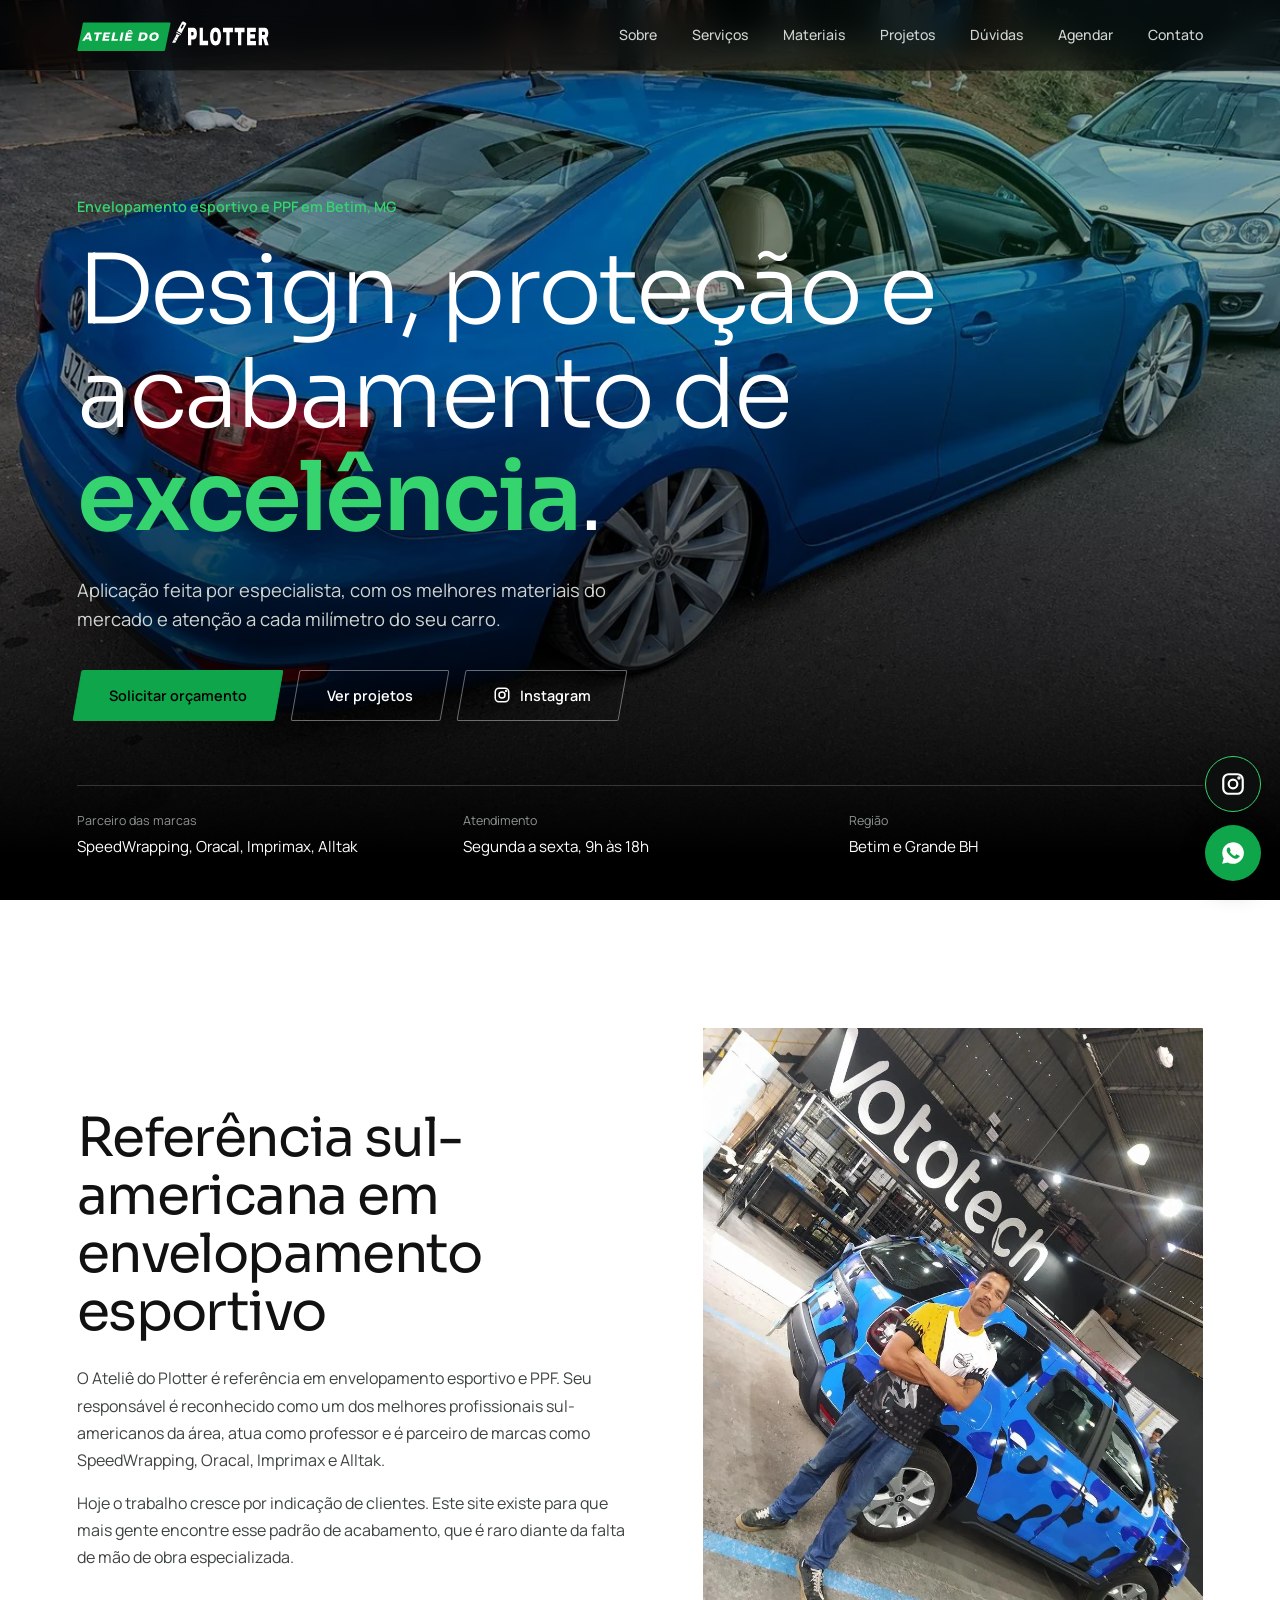
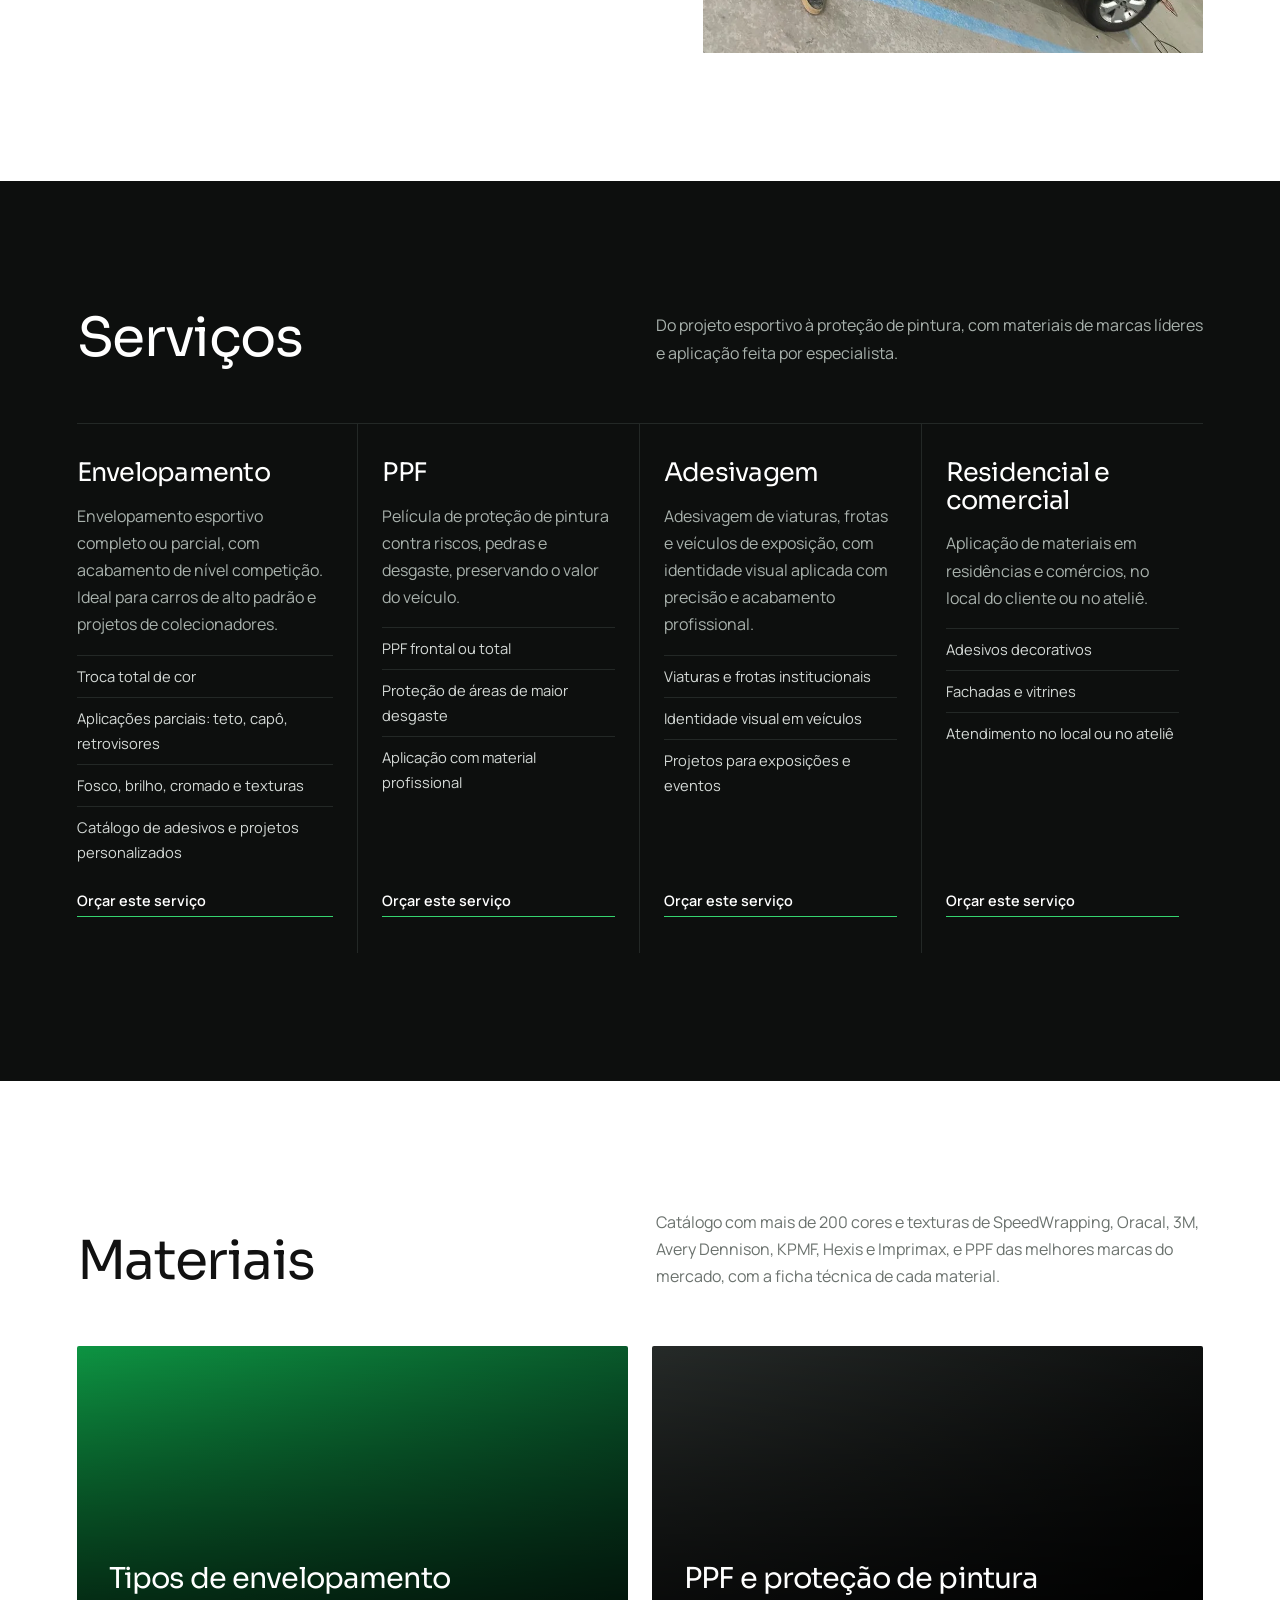
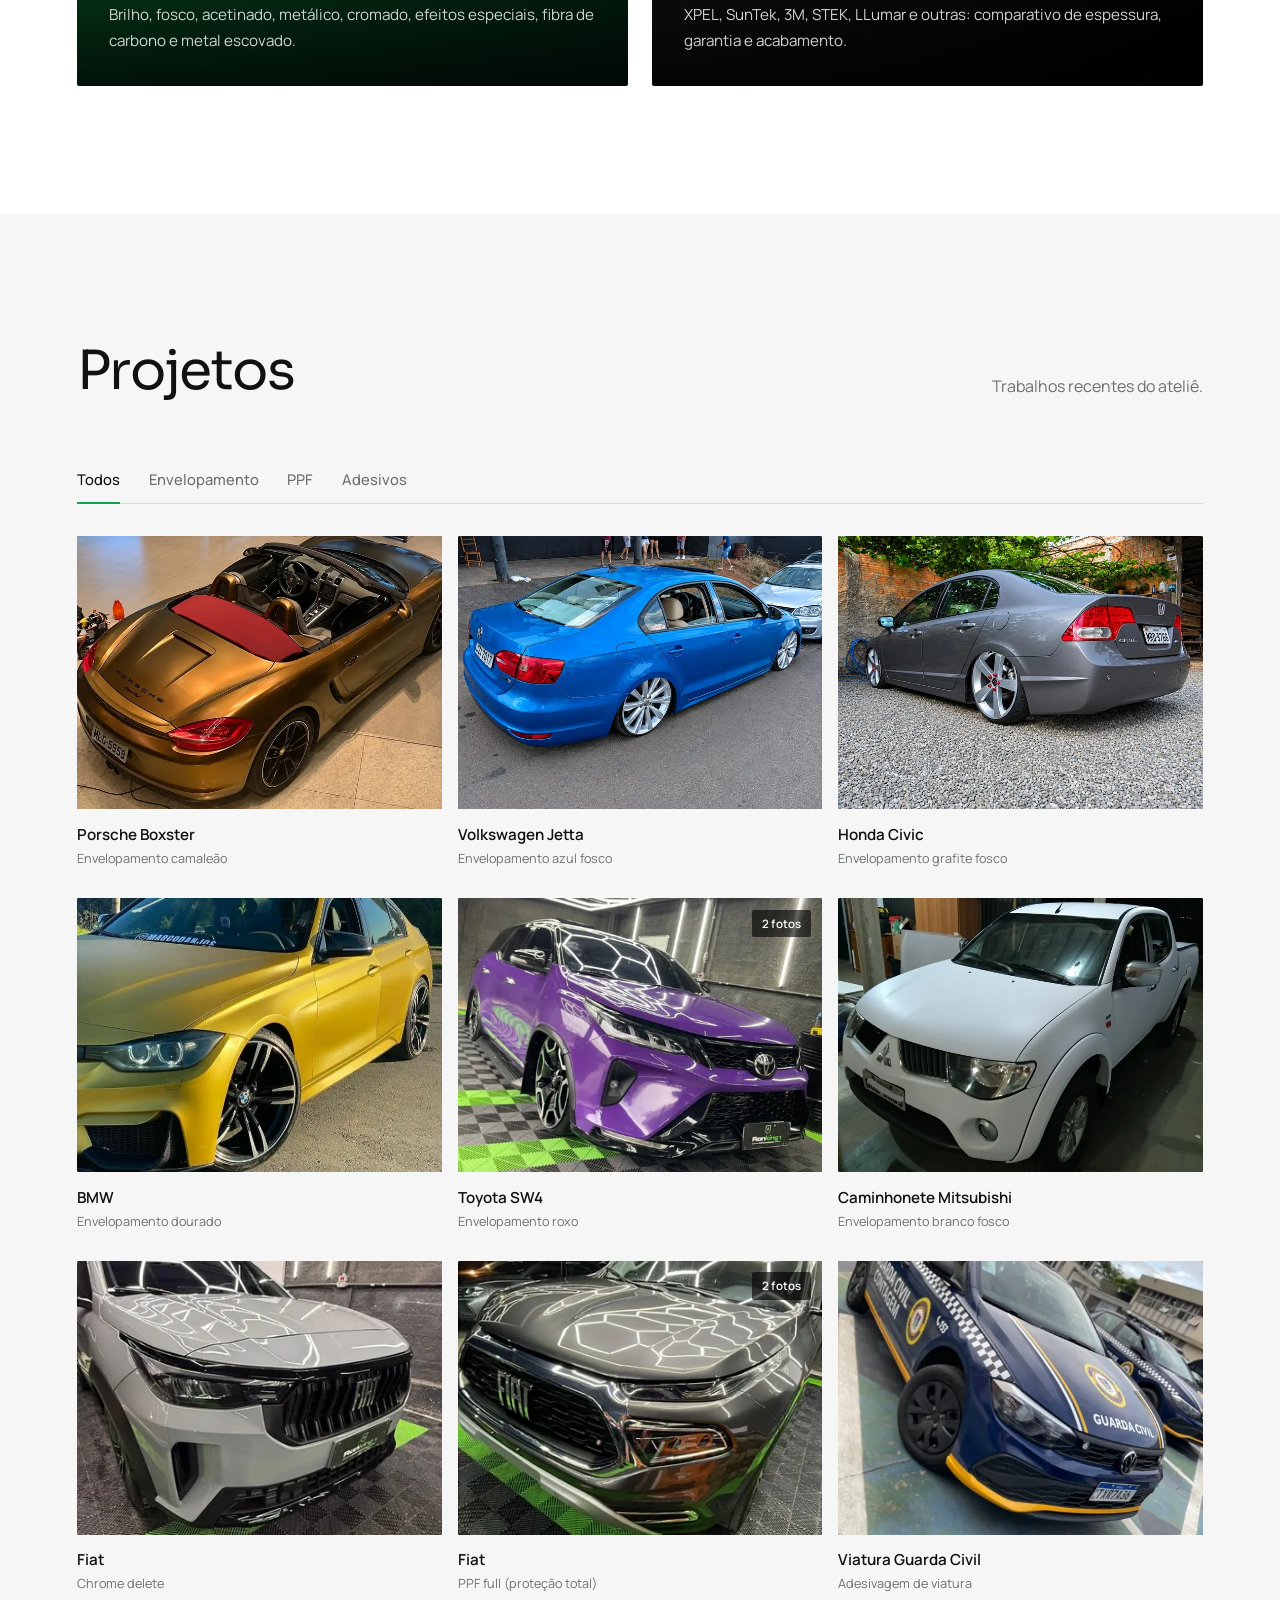
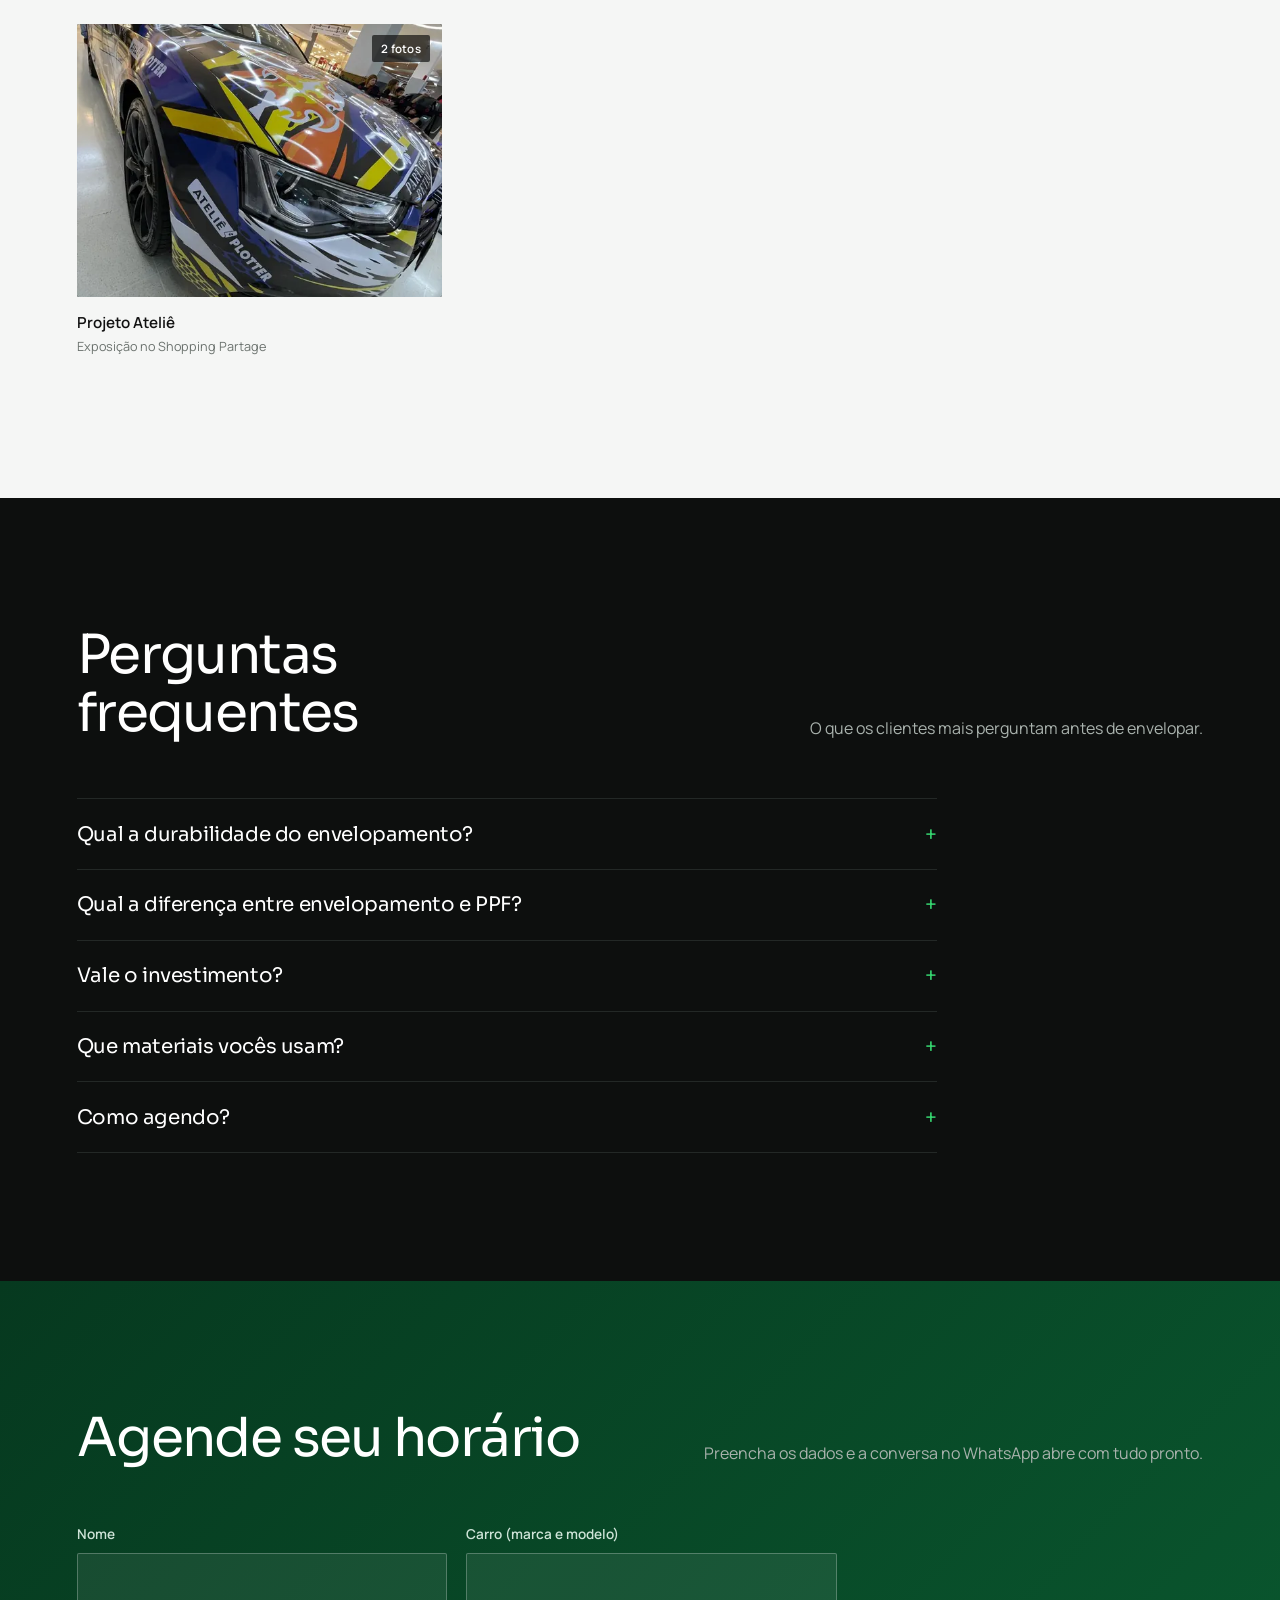
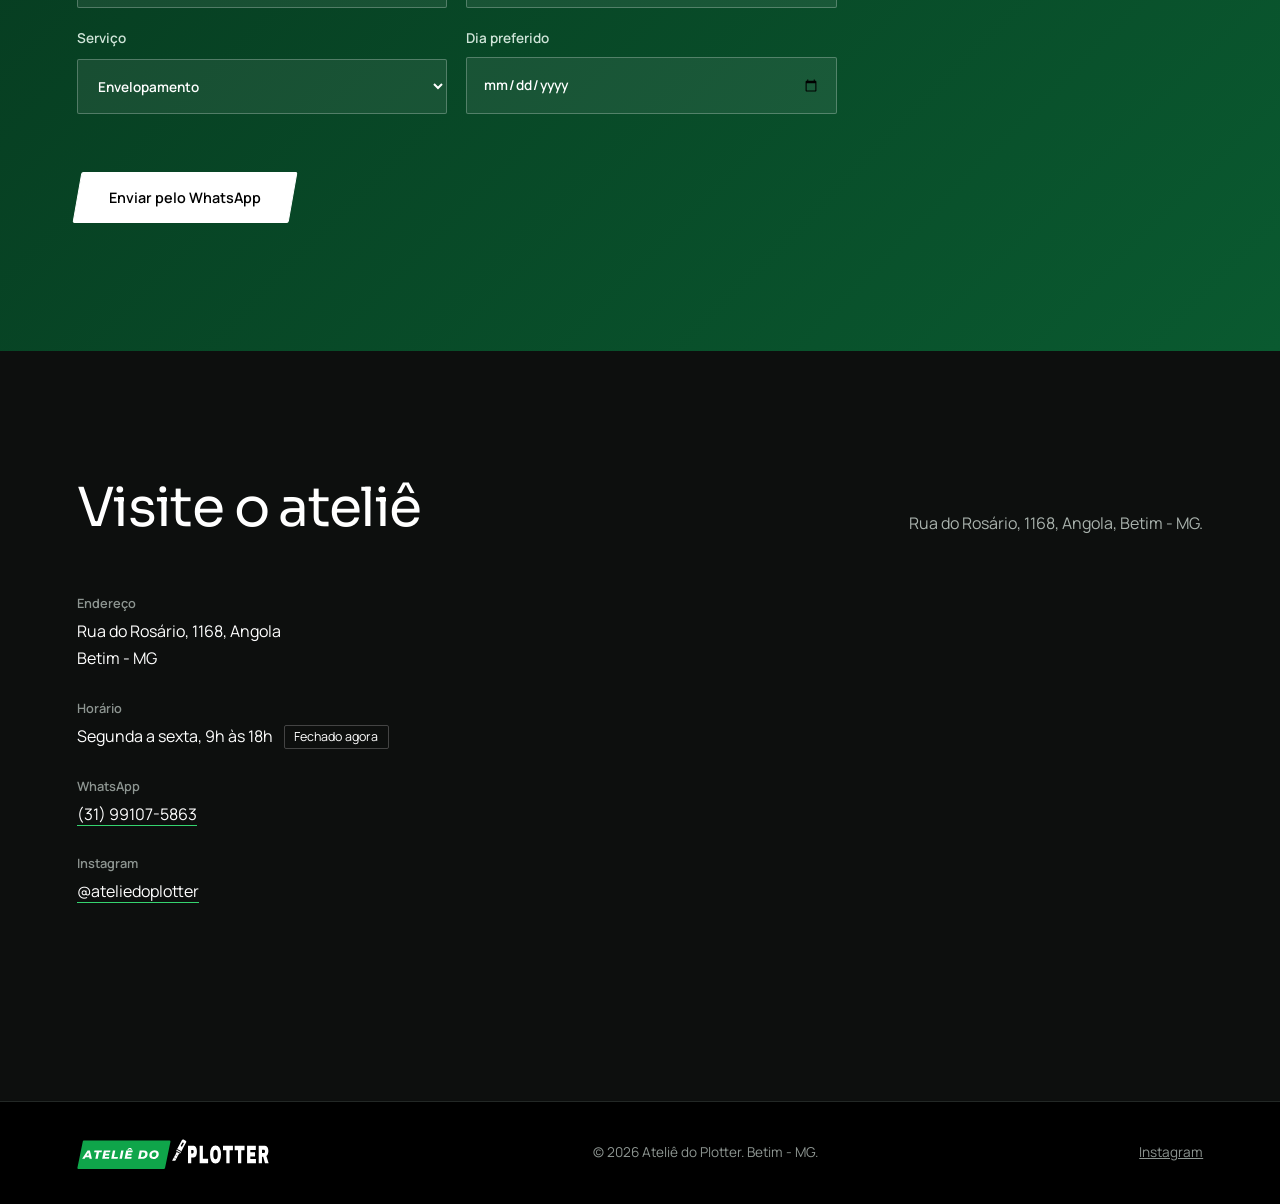
<file: index.html>
<!DOCTYPE html>
<html lang="pt-BR">
<head>
  <meta charset="UTF-8">
  <meta name="viewport" content="width=device-width, initial-scale=1">
  <title>Ateliê do Plotter | Envelopamento e PPF em Betim - MG</title>
  <meta name="description" content="Envelopamento esportivo, PPF e aplicação de adesivos em Betim. Orçamento e agendamento pelo WhatsApp.">

  <!-- Ícones e cor do navegador (logo da marca) -->
  <link rel="icon" href="favicon.ico" sizes="48x48">
  <link rel="icon" href="assets/img/logo/favicon.svg" type="image/svg+xml">
  <link rel="apple-touch-icon" href="assets/img/logo/apple-touch-icon.png">
  <meta name="theme-color" content="#0d0f0e">

  <!-- Fontes -->
  <link rel="preconnect" href="https://fonts.googleapis.com">
  <link href="https://fonts.googleapis.com/css2?family=Sora:wght@300;400;600&family=Manrope:wght@400;500;600&display=swap" rel="stylesheet">

  <!-- Estilos -->
  <link rel="stylesheet" href="assets/css/style.css">
</head>

<body>

  <!-- ====================== MENU DE NAVEGAÇÃO ====================== -->
  <header class="topo">
    <a href="#inicio" class="logo" aria-label="Ateliê do Plotter, voltar ao início">
      <img src="assets/img/logo/logo-branca.svg" alt="Ateliê do Plotter" width="1430" height="280">
    </a>

    <button class="menu-btn" id="menuBtn" aria-expanded="false" aria-controls="menu" aria-label="Abrir menu">
      <span></span><span></span><span></span>
    </button>

    <nav id="menu" class="menu">
      <a href="#sobre">Sobre</a>
      <a href="#servicos">Serviços</a>
      <a href="pages/materiais.html">Materiais</a>
      <a href="#galeria">Projetos</a>
      <a href="#duvidas">Dúvidas</a>
      <a href="#agendar">Agendar</a>
      <a href="#contato">Contato</a>
    </nav>
  </header>


  <main>

    <!-- ====================== 1. PÁGINA INICIAL ====================== -->
    <section class="hero" id="inicio">
      <!-- FOTO DE CAPA: coloque assets/img/hero/hero.webp (carro envelopado, horizontal) -->
      <img class="hero-img" src="assets/img/hero/hero.webp" alt="" fetchpriority="high" decoding="async" onerror="this.remove()">

      <div class="hero-conteudo">
        <p class="hero-sub">Envelopamento esportivo e PPF em Betim, MG</p>
        <h1>Design, proteção e acabamento de <b>excelência</b>.</h1>
        <p class="hero-texto">Aplicação feita por especialista, com os melhores materiais do mercado e atenção a cada milímetro do seu carro.</p>

        <div class="acoes">
          <a class="btn" data-wa="Olá! Vim pelo site e gostaria de um orçamento.">Solicitar orçamento</a>
          <a class="btn btn-ghost" href="#galeria">Ver projetos</a>
          <a class="btn btn-ghost btn-ig" href="https://www.instagram.com/ateliedoplotter/" target="_blank" rel="noopener"><svg viewBox="0 0 24 24" width="18" height="18" fill="none" stroke="currentColor" stroke-width="2" stroke-linecap="round" stroke-linejoin="round" aria-hidden="true"><rect x="3" y="3" width="18" height="18" rx="5"/><circle cx="12" cy="12" r="4"/><circle cx="17.5" cy="6.5" r=".6" fill="currentColor"/></svg> Instagram</a>
        </div>
      </div>

      <dl class="hero-dados">
        <div><dt>Parceiro das marcas</dt><dd>SpeedWrapping, Oracal, Imprimax, Alltak</dd></div>
        <div><dt>Atendimento</dt><dd>Segunda a sexta, 9h às 18h</dd></div>
        <div><dt>Região</dt><dd>Betim e Grande BH</dd></div>
      </dl>
    </section>


    <!-- ====================== 2. APRESENTAÇÃO DA EMPRESA ====================== -->
    <section id="sobre" class="bloco claro">
      <div class="sobre">
        <div>
          <h2>Referência sul-americana em envelopamento esportivo</h2>
          <p>O Ateliê do Plotter é referência em envelopamento esportivo e PPF. Seu responsável é reconhecido como um dos melhores profissionais sul-americanos da área, atua como professor e é parceiro de marcas como SpeedWrapping, Oracal, Imprimax e Alltak.</p>
          <p>Hoje o trabalho cresce por indicação de clientes. Este site existe para que mais gente encontre esse padrão de acabamento, que é raro diante da falta de mão de obra especializada.</p>
        </div>

        <!-- FOTO do profissional: assets/img/atelie/foto-pessoal.webp -->
        <div class="foto-slot foto-sobre" data-slot="Foto do profissional ou do ateliê">
          <img src="assets/img/atelie/foto-pessoal.webp"
               alt="Responsável pelo Ateliê do Plotter, de braços cruzados, ao lado de um SUV envelopado em camuflado azul"
               loading="lazy">
        </div>
      </div>
    </section>


    <!-- ====================== 3. SERVIÇOS ====================== -->
    <section id="servicos" class="bloco escuro">
      <div class="cab">
        <h2>Serviços</h2>
        <p>Do projeto esportivo à proteção de pintura, com materiais de marcas líderes e aplicação feita por especialista.</p>
      </div>

      <!-- Cartões gerados por assets/js/home.js a partir de assets/js/data/dados.js -->
      <div class="servicos" id="servicosGrade"></div>
    </section>


    <!-- ====================== MATERIAIS (chamada para a página própria) ====================== -->
    <section id="materiais" class="bloco claro">
      <div class="cab">
        <h2>Materiais</h2>
        <p>Catálogo com mais de 200 cores e texturas de SpeedWrapping, Oracal, 3M, Avery Dennison, KPMF, Hexis e Imprimax, e PPF das melhores marcas do mercado, com a ficha técnica de cada material.</p>
      </div>

      <div class="chamadas">
        <a class="chamada" href="pages/materiais.html#envelopamento"
           style="--bg:linear-gradient(135deg,#0FA54A,#06391f)">
          <h3>Tipos de envelopamento</h3>
          <p>Brilho, fosco, acetinado, metálico, cromado, efeitos especiais, fibra de carbono e metal escovado.</p>
        </a>

        <a class="chamada" href="pages/materiais.html#ppf"
           style="--bg:linear-gradient(135deg,#2a2f2d,#000)">
          <h3>PPF e proteção de pintura</h3>
          <p>XPEL, SunTek, 3M, STEK, LLumar e outras: comparativo de espessura, garantia e acabamento.</p>
        </a>
      </div>
    </section>


    <!-- ====================== 4. GALERIA / CATÁLOGO DE PROJETOS ====================== -->
    <section id="galeria" class="bloco claro">
      <div class="cab">
        <h2>Projetos</h2>
        <p>Trabalhos recentes do ateliê.</p>
      </div>

      <div class="filtros" id="filtros" role="group" aria-label="Filtrar projetos por categoria">
        <button class="ativa" aria-pressed="true" data-filtro="todos">Todos</button>
        <button aria-pressed="false" data-filtro="envelopamento">Envelopamento</button>
        <button aria-pressed="false" data-filtro="ppf">PPF</button>
        <button aria-pressed="false" data-filtro="colecionador">Colecionador</button>
        <button aria-pressed="false" data-filtro="adesivos">Adesivos</button>
      </div>

      <!-- Fotos dos projetos: edite a lista "projetos" em assets/js/data/dados.js -->
      <div class="grade" id="grade"></div>
    </section>


    <!-- ====================== PERGUNTAS FREQUENTES ====================== -->
    <section id="duvidas" class="bloco escuro">
      <div class="cab">
        <h2>Perguntas frequentes</h2>
        <p>O que os clientes mais perguntam antes de envelopar.</p>
      </div>

      <div class="faq" id="faq"></div>
    </section>


    <!-- ====================== AGENDAMENTO VIA WHATSAPP ====================== -->
    <section id="agendar" class="bloco verde">
      <div class="cab">
        <h2>Agende seu horário</h2>
        <p>Preencha os dados e a conversa no WhatsApp abre com tudo pronto.</p>
      </div>

      <form id="formAgenda" class="form" novalidate>
        <label>Nome
          <input id="fNome" required autocomplete="name">
        </label>

        <label>Carro (marca e modelo)
          <input id="fCarro" required>
        </label>

        <label>Serviço
          <select id="fServico">
            <option>Envelopamento</option>
            <option>PPF</option>
            <option>Adesivagem</option>
            <option>Residencial ou comercial</option>
            <option>Ainda não sei</option>
          </select>
        </label>

        <label>Dia preferido
          <input type="date" id="fData">
        </label>

        <p class="erro" id="fErro" role="alert"></p>
        <button class="btn" type="submit">Enviar pelo WhatsApp</button>
      </form>
    </section>


    <!-- ====================== 5 e 6. CONTATO E LOCALIZAÇÃO ====================== -->
    <section id="contato" class="bloco escuro">
      <div class="cab">
        <h2>Visite o ateliê</h2>
        <p>Rua do Rosário, 1168, Angola, Betim - MG.</p>
      </div>

      <div class="contato">
        <address>
          <p><b>Endereço</b>Rua do Rosário, 1168, Angola<br>Betim - MG</p>
          <p><b>Horário</b>Segunda a sexta, 9h às 18h <span class="status" id="status"></span></p>
          <p><b>WhatsApp</b><a data-wa="Olá! Vim pelo site.">(31) 99107-5863</a></p>
          <p><b>Instagram</b><a href="https://www.instagram.com/ateliedoplotter?evlk=MXQ3NnplYm5meGZ0cQ==" target="_blank" rel="noopener">@ateliedoplotter</a></p>
        </address>

        <iframe title="Mapa do Ateliê do Plotter" loading="lazy" referrerpolicy="no-referrer-when-downgrade"
                src="https://www.google.com/maps?q=Rua+do+Ros%C3%A1rio,+1168,+Angola,+Betim+-+MG&output=embed"></iframe>
      </div>
    </section>

  </main>


  <!-- ====================== RODAPÉ ====================== -->
  <footer class="rodape">
    <img class="logo-rodape" src="assets/img/logo/logo-branca.svg" alt="Ateliê do Plotter" width="1430" height="280" loading="lazy">
    <span>© <span id="ano"></span> Ateliê do Plotter. Betim - MG.</span>
    <a href="https://www.instagram.com/ateliedoplotter?evlk=MXQ3NnplYm5meGZ0cQ==" target="_blank" rel="noopener">Instagram</a>
  </footer>


  <!-- Visualização ampliada das fotos dos projetos (controlada por home.js) -->
  <dialog id="lightbox" class="lightbox" aria-label="Fotos do projeto">
    <button class="lb-fechar" type="button" aria-label="Fechar">
      <svg viewBox="0 0 24 24" width="22" height="22" fill="none" stroke="currentColor" stroke-width="2" stroke-linecap="round" aria-hidden="true"><path d="M5 5l14 14M19 5L5 19"/></svg>
    </button>
    <button class="lb-nav lb-ant" type="button" aria-label="Foto anterior">
      <svg viewBox="0 0 24 24" width="26" height="26" fill="none" stroke="currentColor" stroke-width="2" stroke-linecap="round" stroke-linejoin="round" aria-hidden="true"><path d="M15 5l-7 7 7 7"/></svg>
    </button>
    <figure>
      <img id="lbImg" alt="">
      <figcaption><span id="lbLegenda"></span><span id="lbContador"></span></figcaption>
    </figure>
    <button class="lb-nav lb-prox" type="button" aria-label="Próxima foto">
      <svg viewBox="0 0 24 24" width="26" height="26" fill="none" stroke="currentColor" stroke-width="2" stroke-linecap="round" stroke-linejoin="round" aria-hidden="true"><path d="M9 5l7 7-7 7"/></svg>
    </button>
  </dialog>


  <!-- Botão flutuante do Instagram (fica acima do WhatsApp) -->
  <a class="ig-flutuante" href="https://www.instagram.com/ateliedoplotter/" target="_blank" rel="noopener" aria-label="Abrir o Instagram do Ateliê do Plotter">
    <svg viewBox="0 0 24 24" width="26" height="26" fill="none" stroke="currentColor" stroke-width="2" stroke-linecap="round" stroke-linejoin="round" aria-hidden="true"><rect x="3" y="3" width="18" height="18" rx="5"/><circle cx="12" cy="12" r="4"/><circle cx="17.5" cy="6.5" r=".6" fill="currentColor"/></svg>
  </a>

  <!-- Botão flutuante de WhatsApp -->
  <a class="wa-flutuante" data-origem="botao-flutuante" data-wa="Olá! Vim pelo site e gostaria de um orçamento." aria-label="Falar no WhatsApp">
    <svg viewBox="0 0 24 24" width="26" height="26" fill="currentColor" aria-hidden="true">
      <path d="M12 2a10 10 0 0 0-8.6 15L2 22l5.1-1.3A10 10 0 1 0 12 2zm5.2 14c-.2.6-1.3 1.2-1.8 1.2-.5.1-1 .2-3.3-.7-2.8-1.200-4.600-4-4.800-4.200-.1-.2-1.100-1.500-1.100-2.800s.7-2 1-2.300c.2-.3.500-.3.700-.3h.5c.2 0 .4 0 .6.500l.8 2c.1.2.1.300 0 .5l-.4.500c-.2.200-.3.300-.1.600.2.300.8 1.300 1.700 2.100 1.200 1 2.100 1.300 2.400 1.500.3.100.5.100.6-.1l.9-1.100c.2-.3.4-.2.7-.1l1.900.9c.3.100.5.200.5.300.1.300.1.800-.1 1.400z"/>
    </svg>
  </a>


  <!-- Scripts (a ordem importa: main -> dados -> home) -->
  <script src="assets/js/main.js"></script>
  <script src="assets/js/data/dados.js"></script>
  <script src="assets/js/home.js"></script>
</body>
</html>
</file>
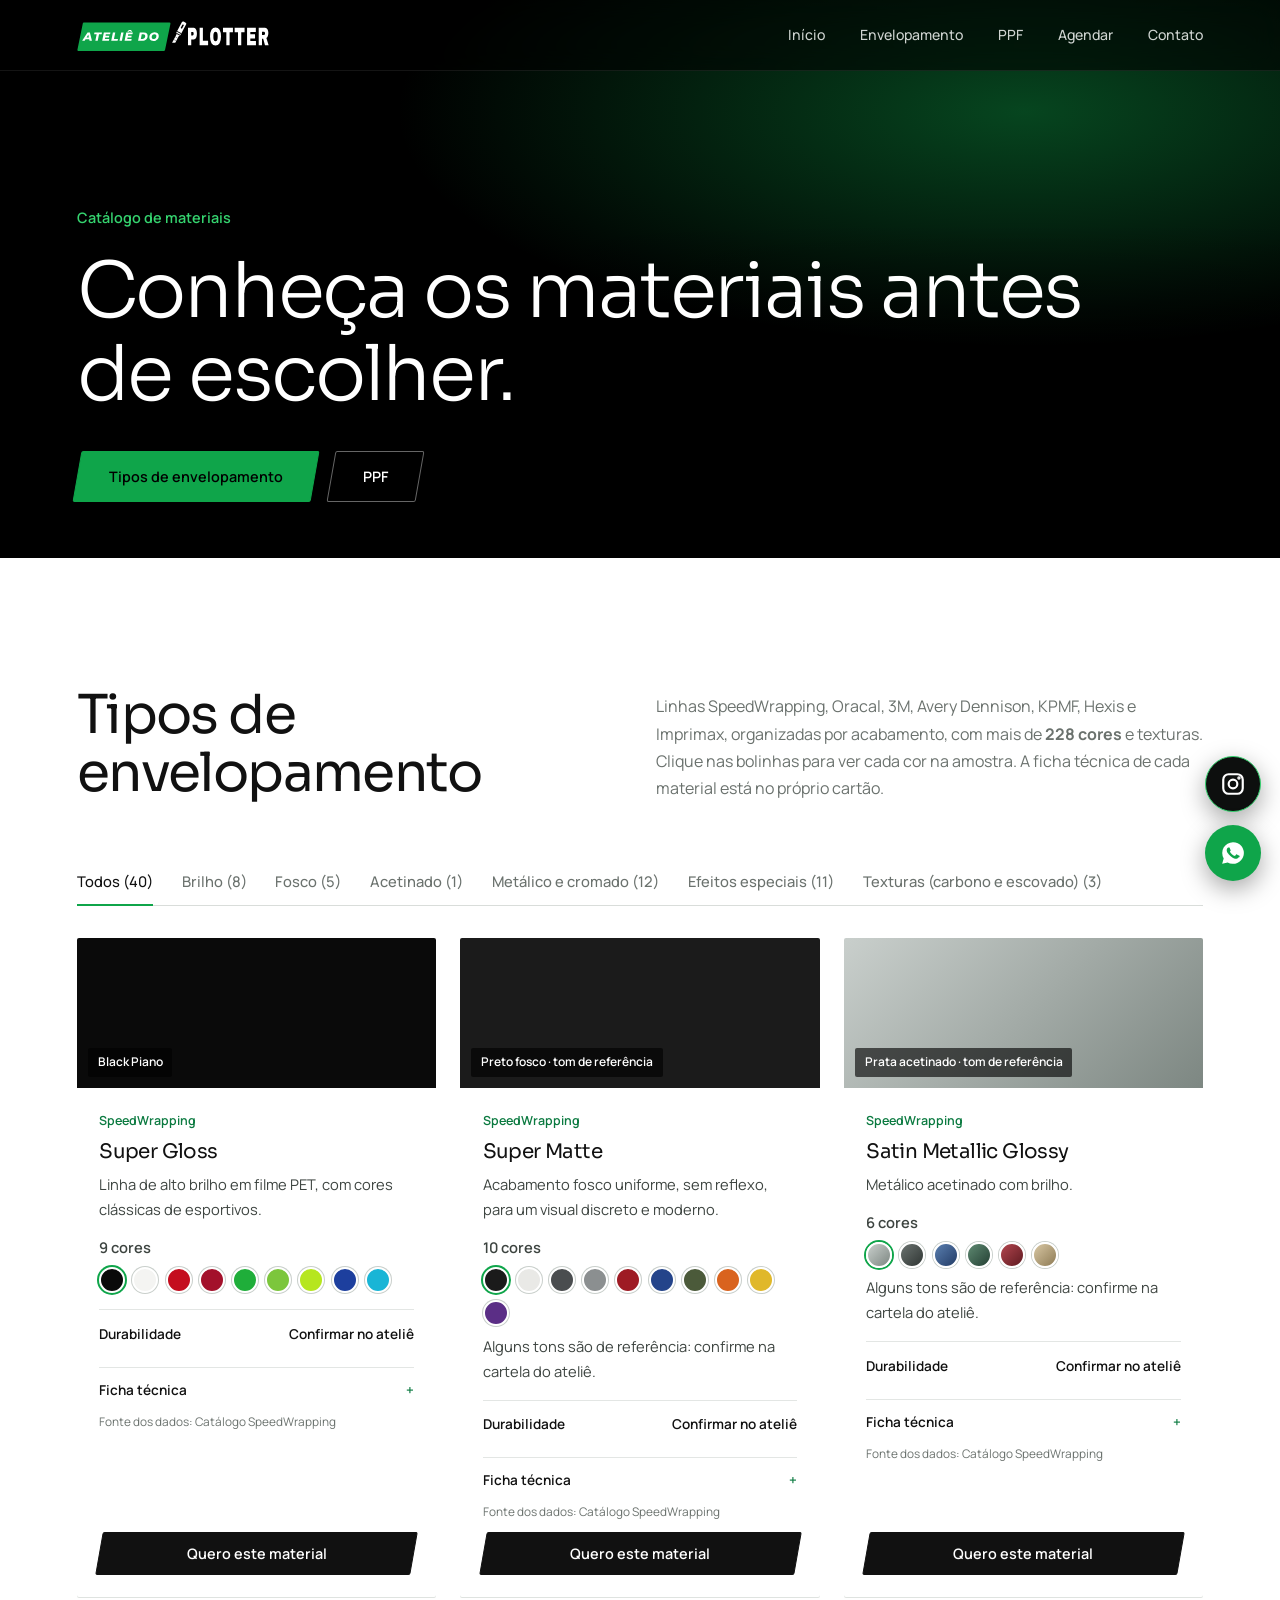
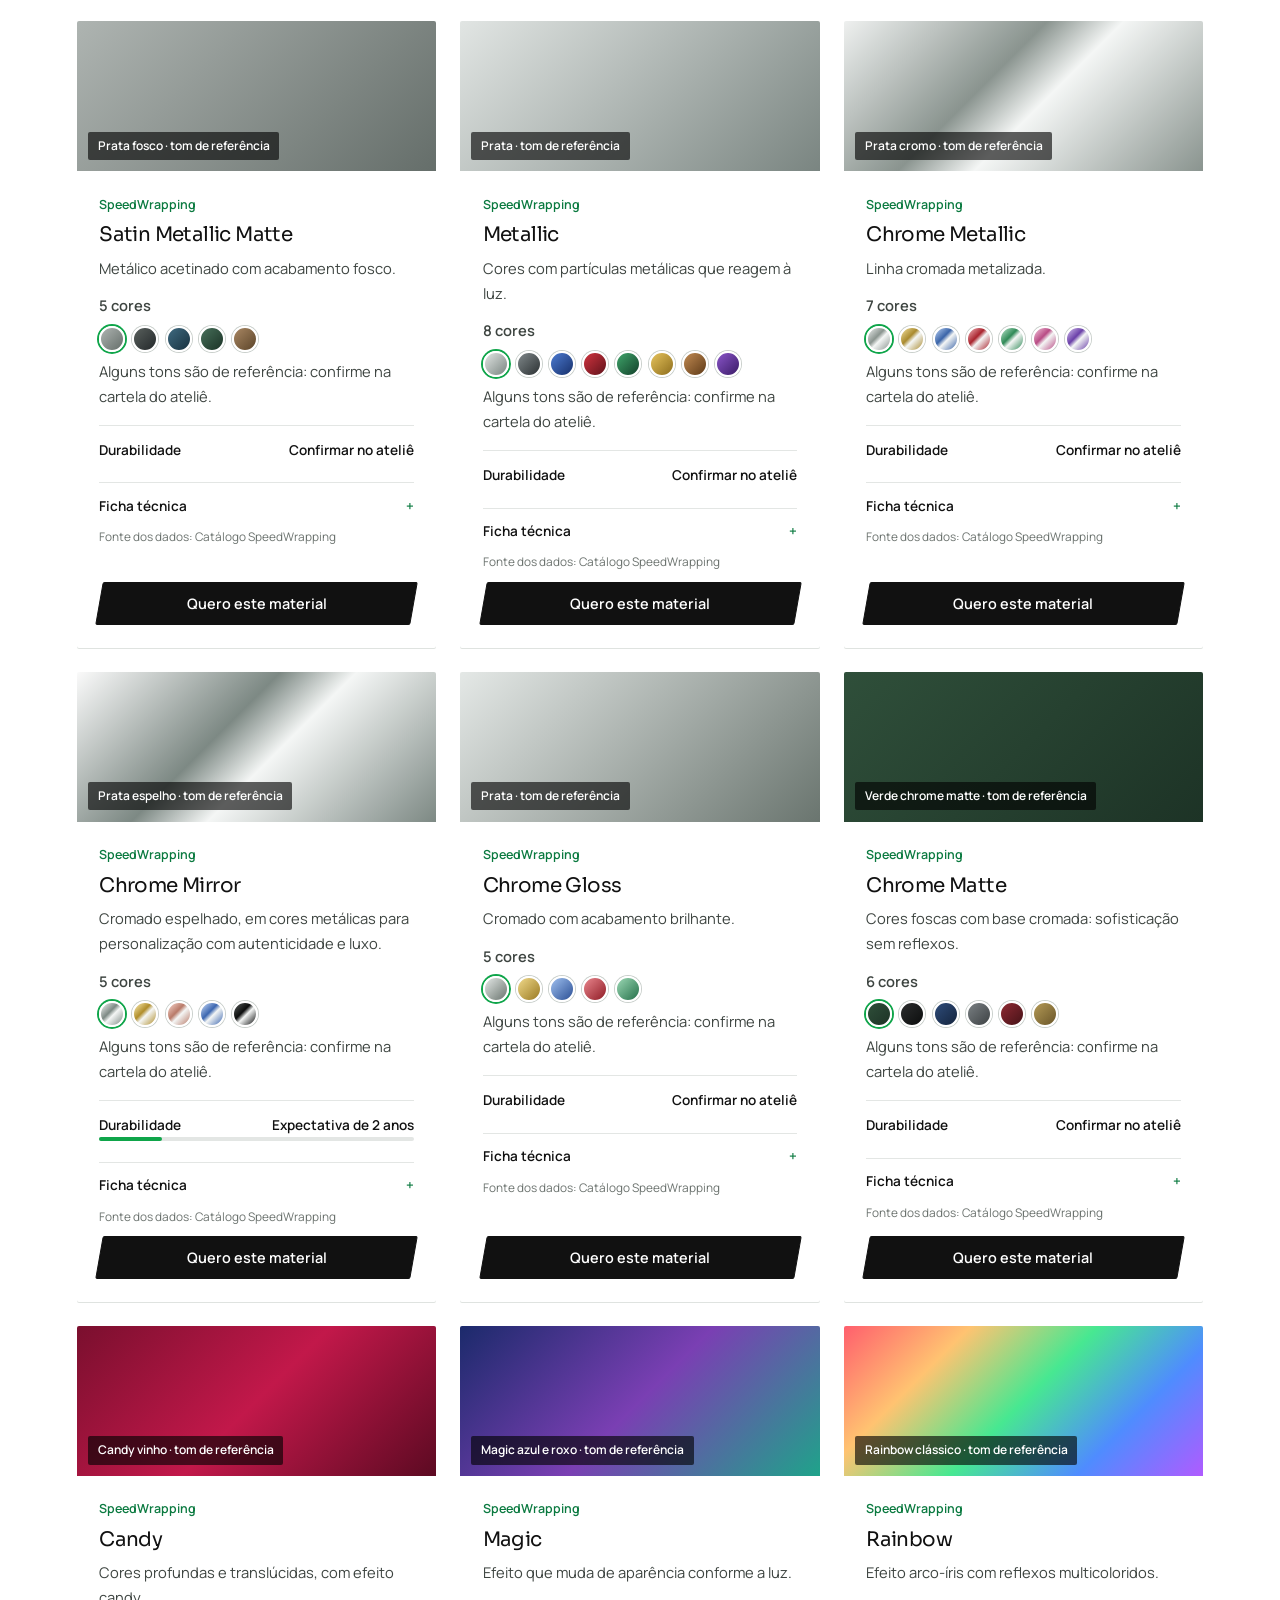
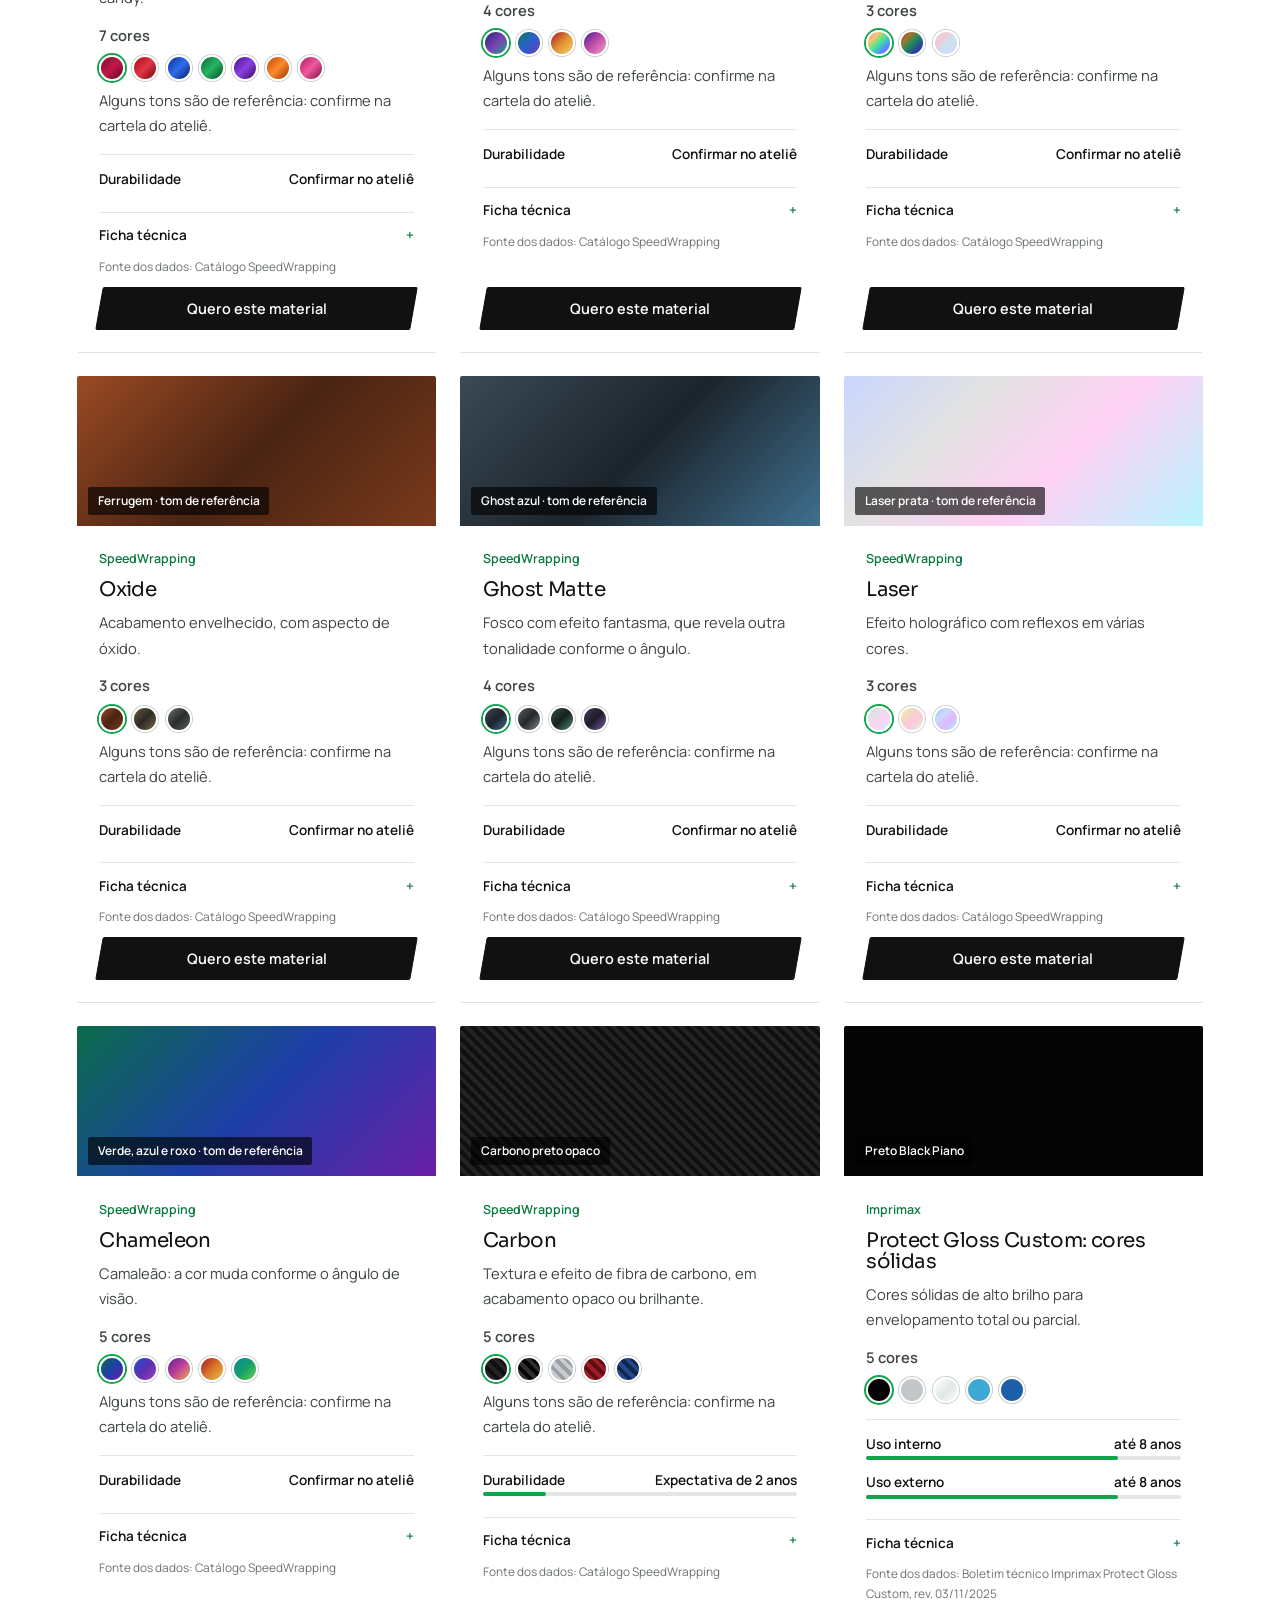
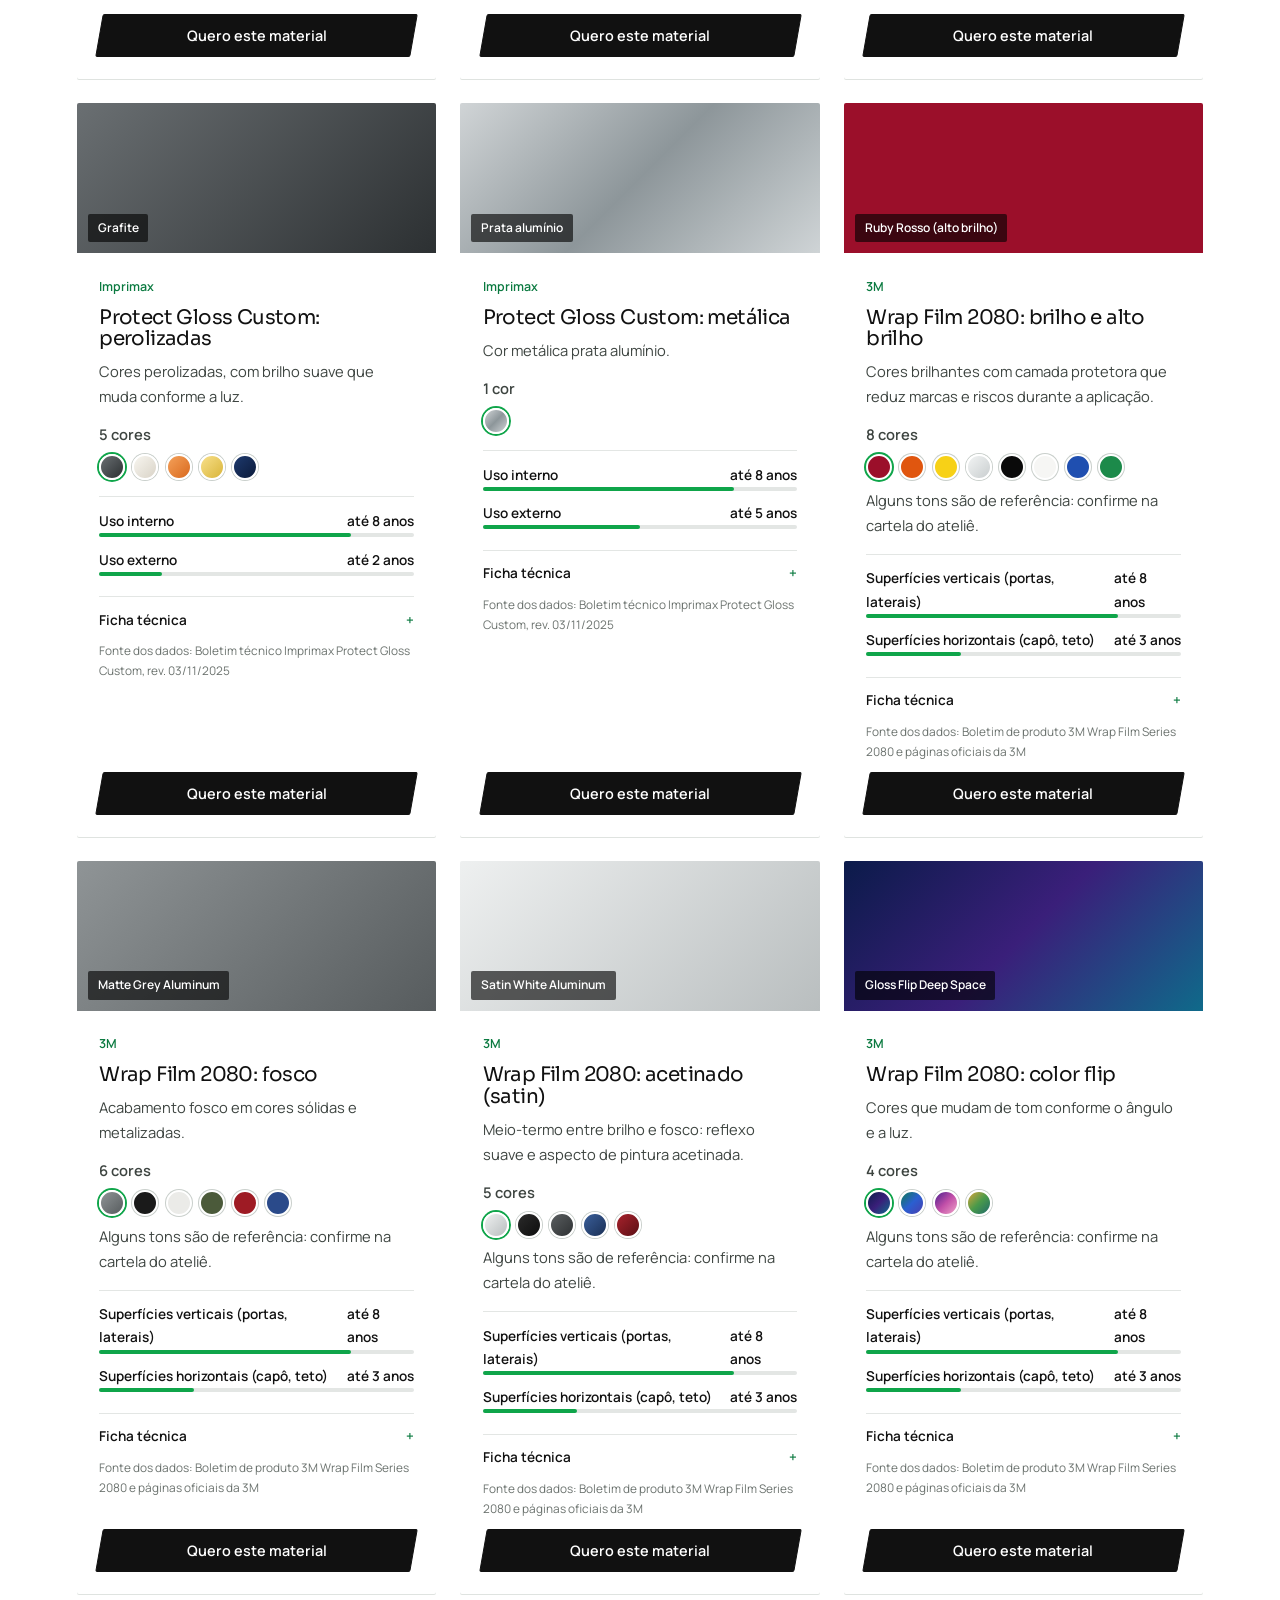
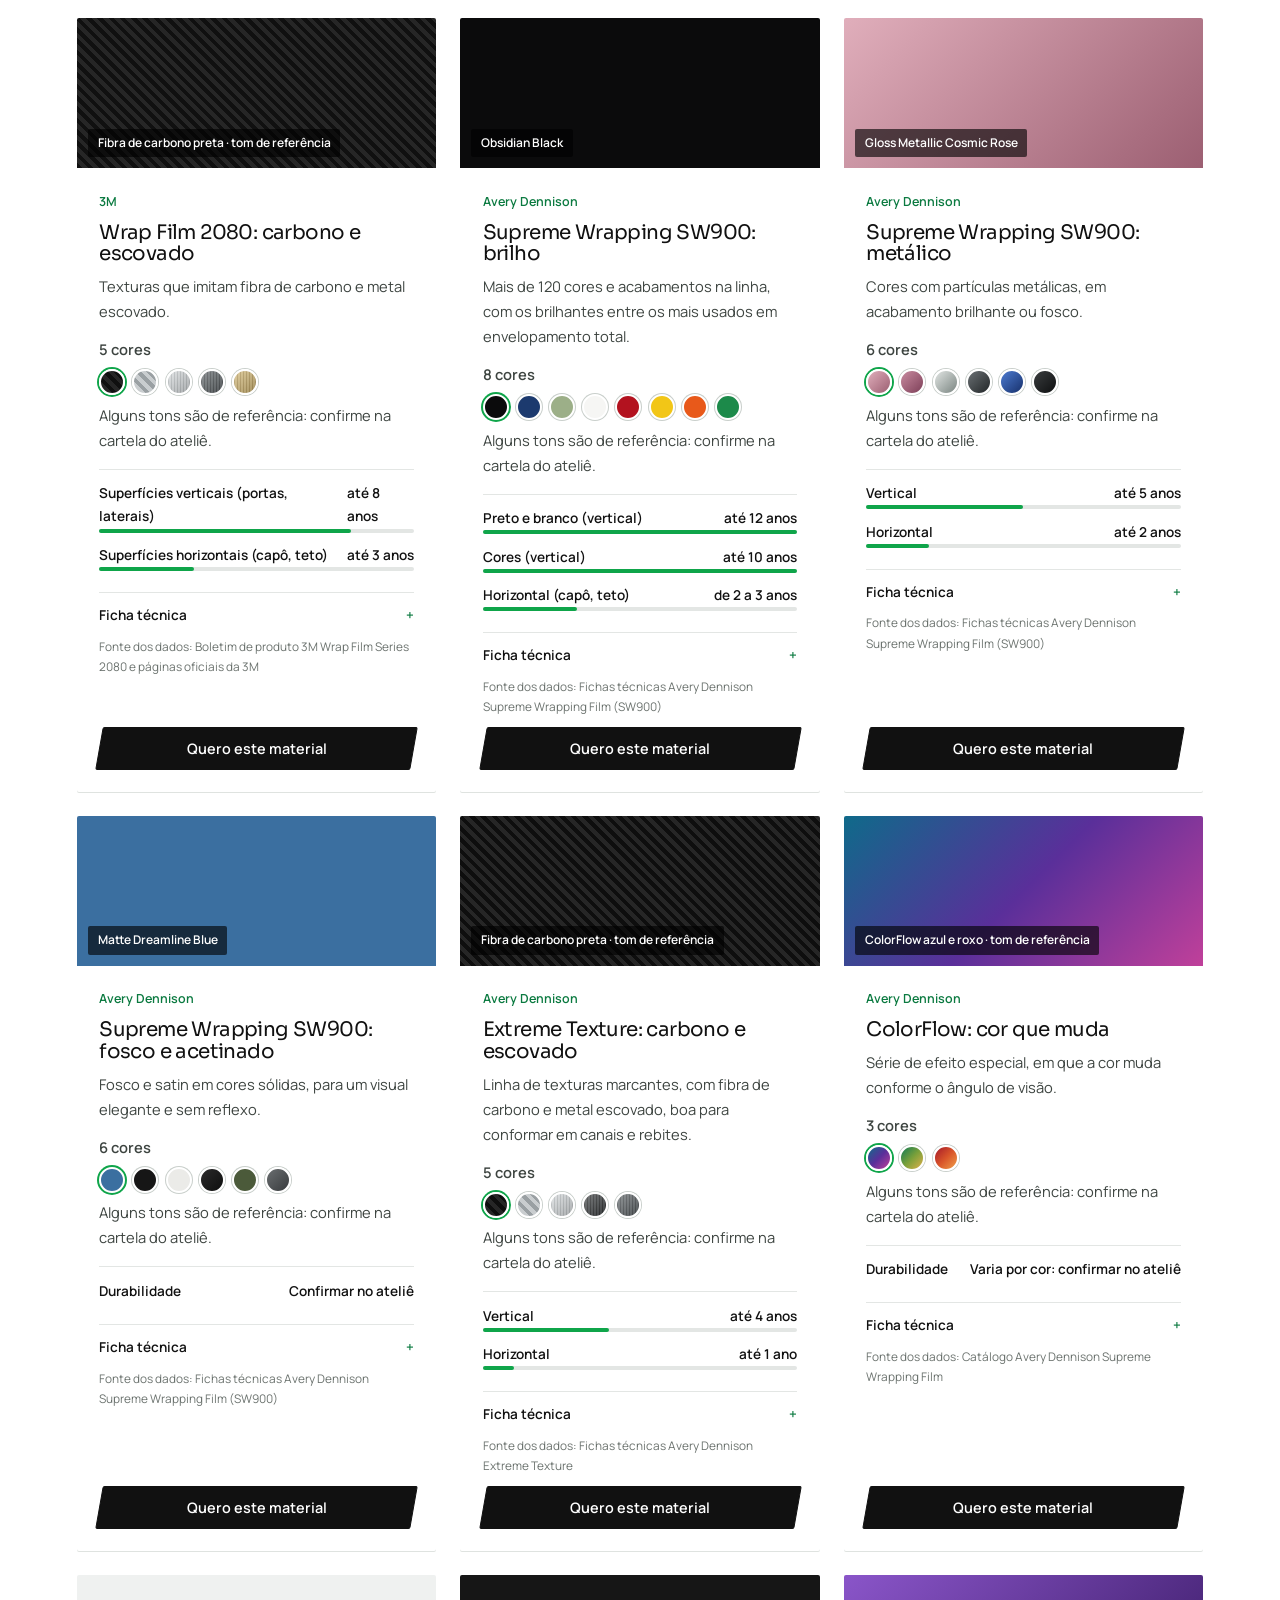
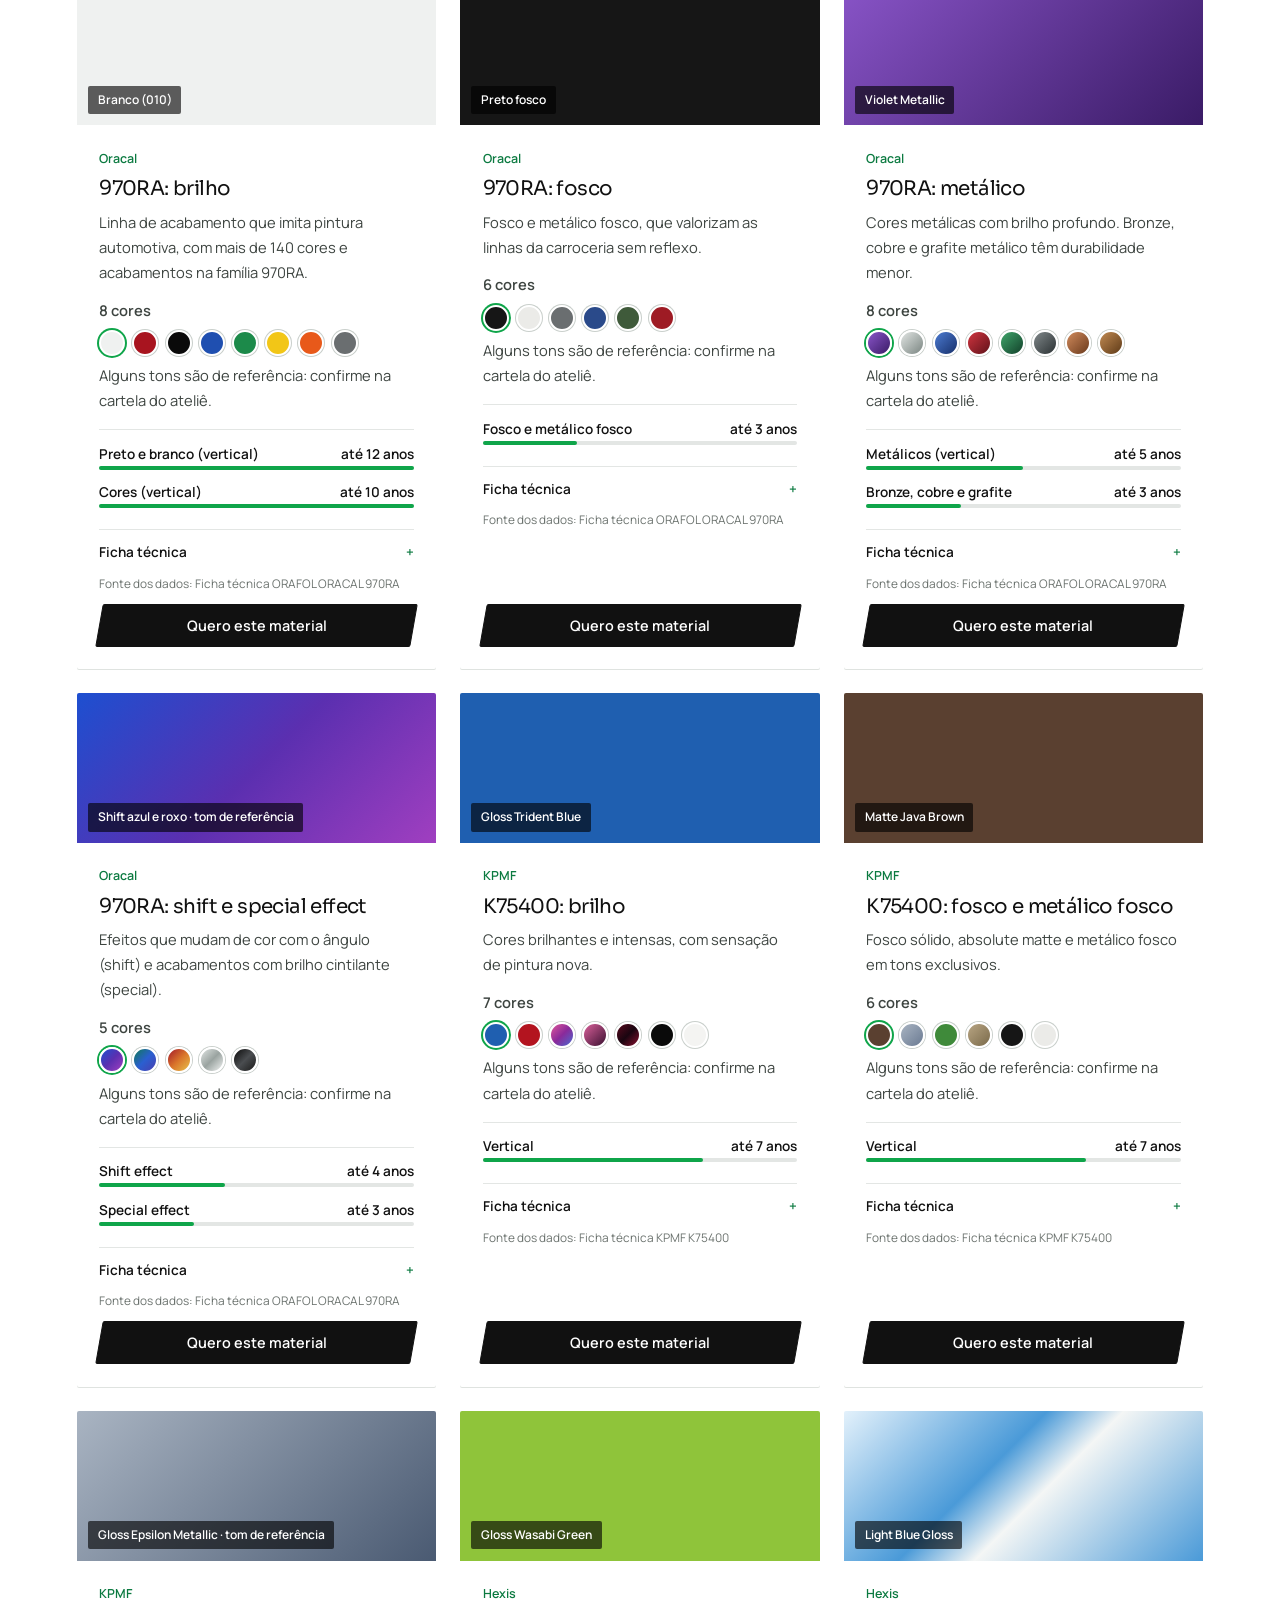
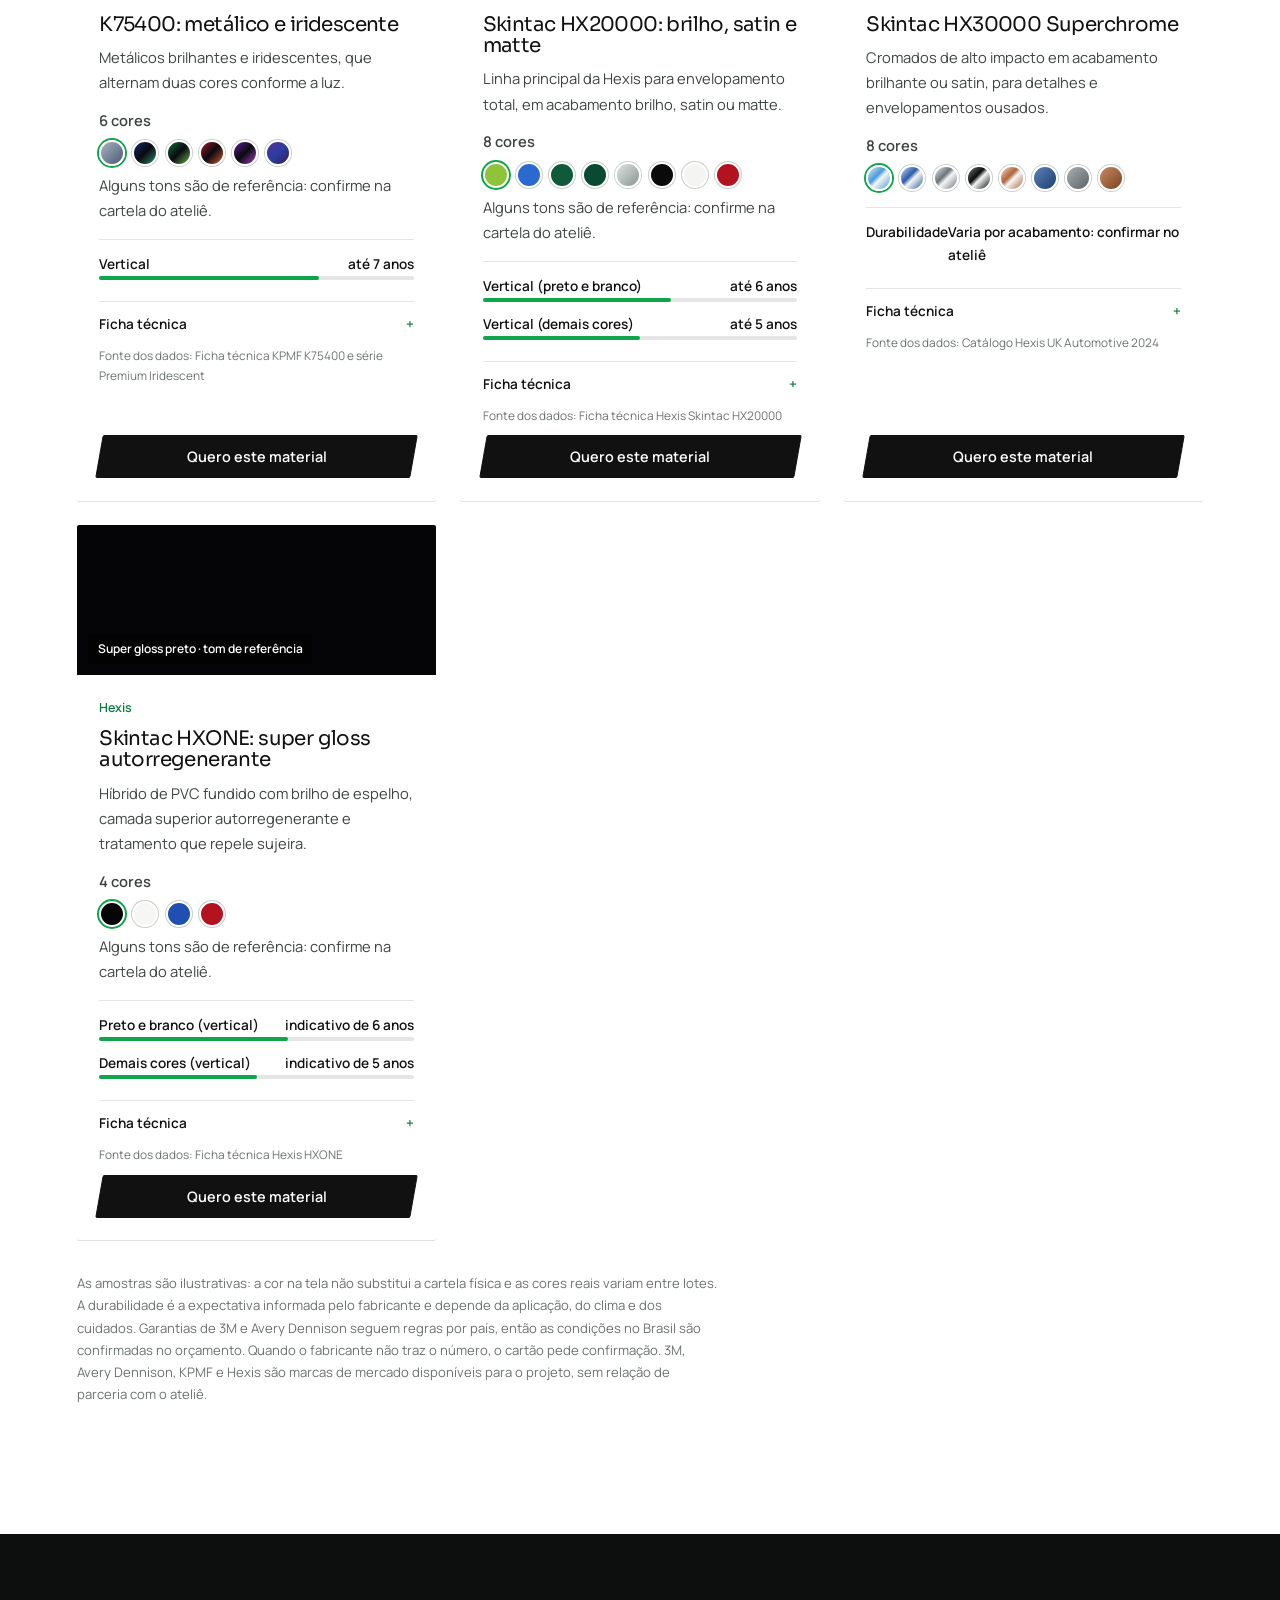
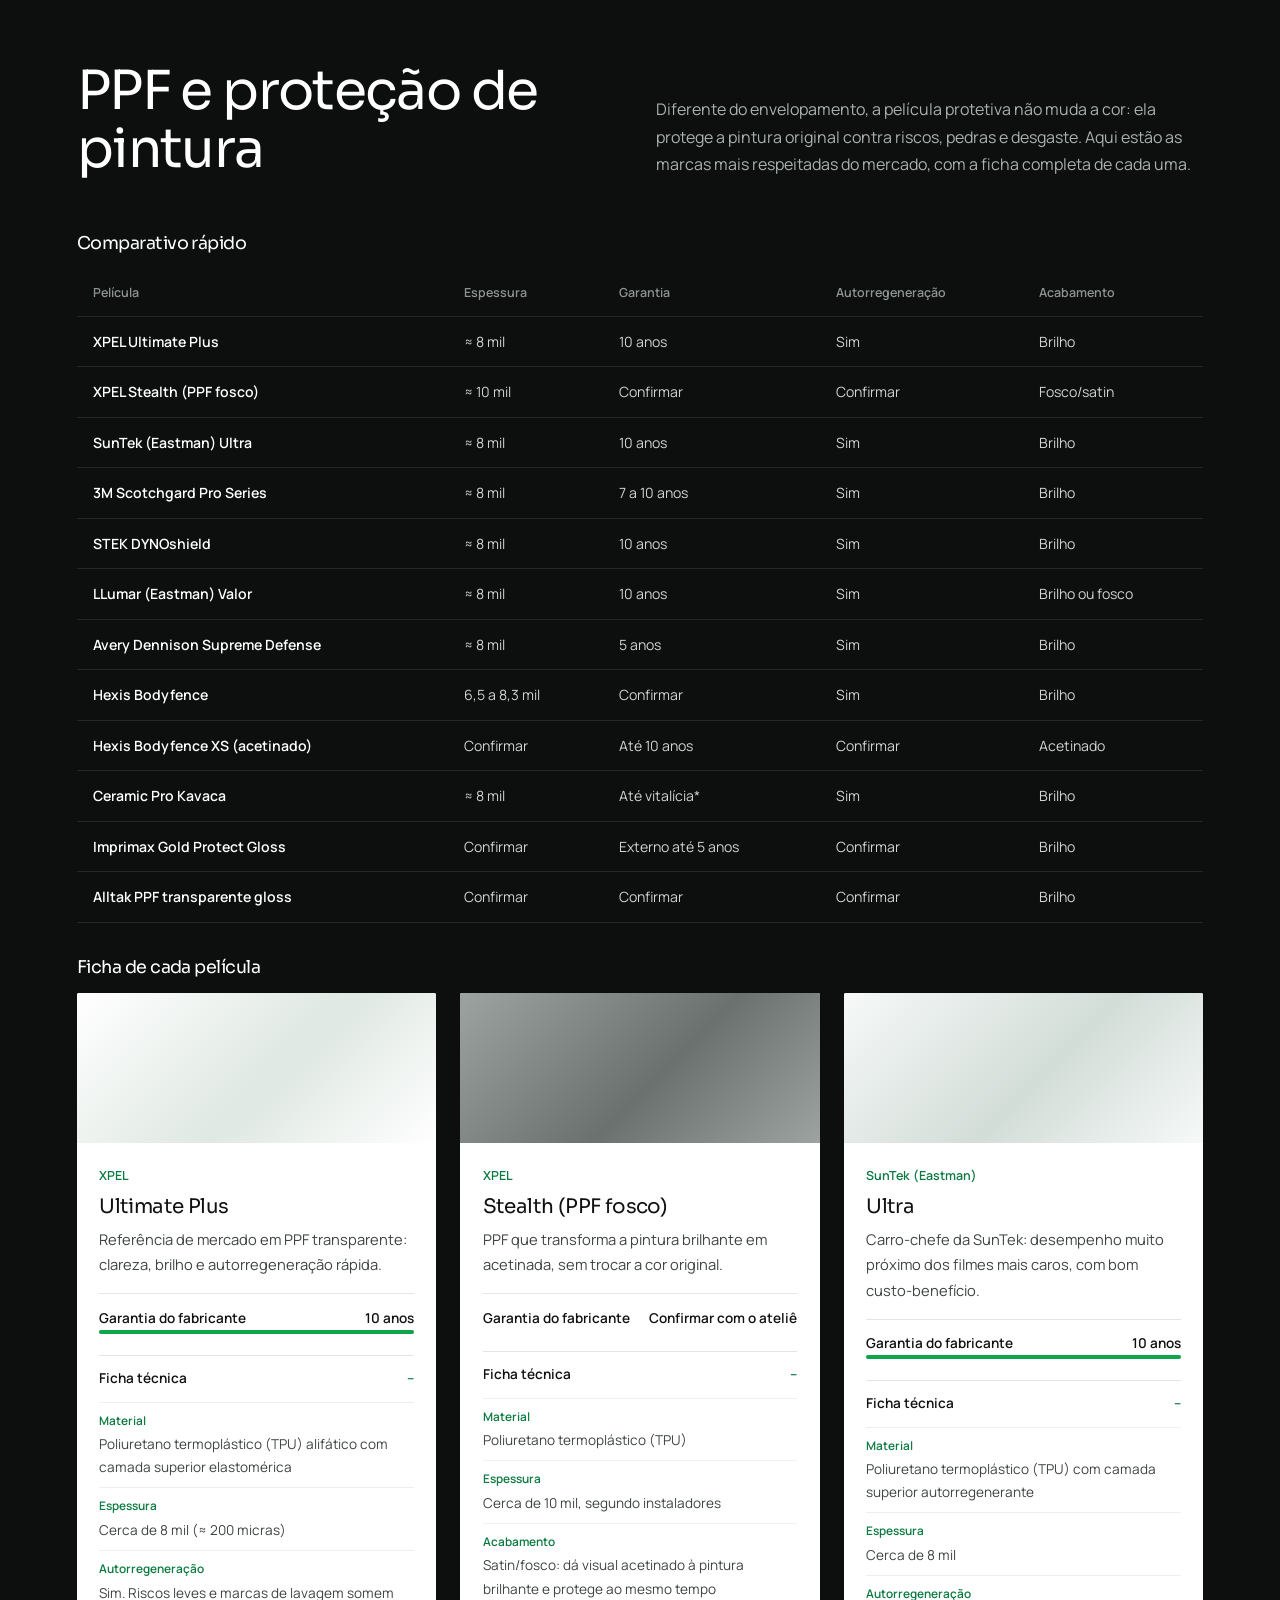
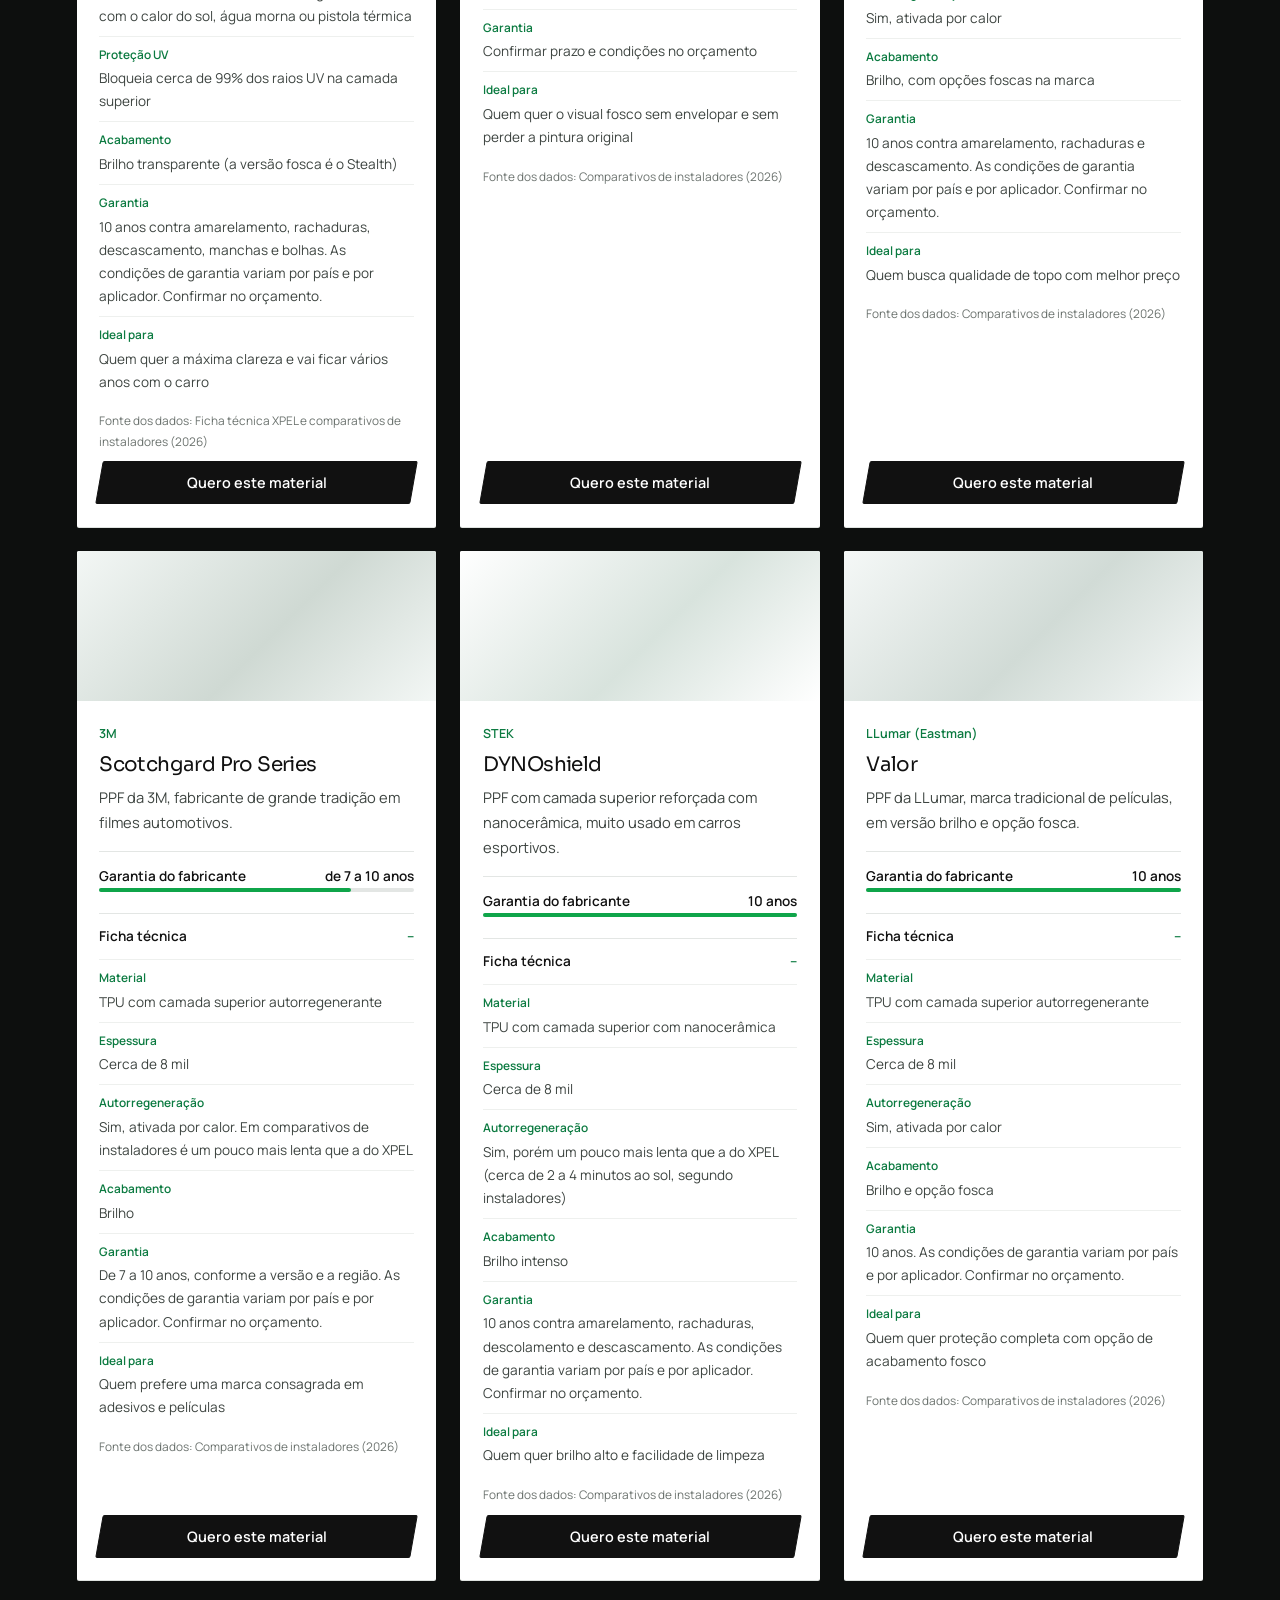
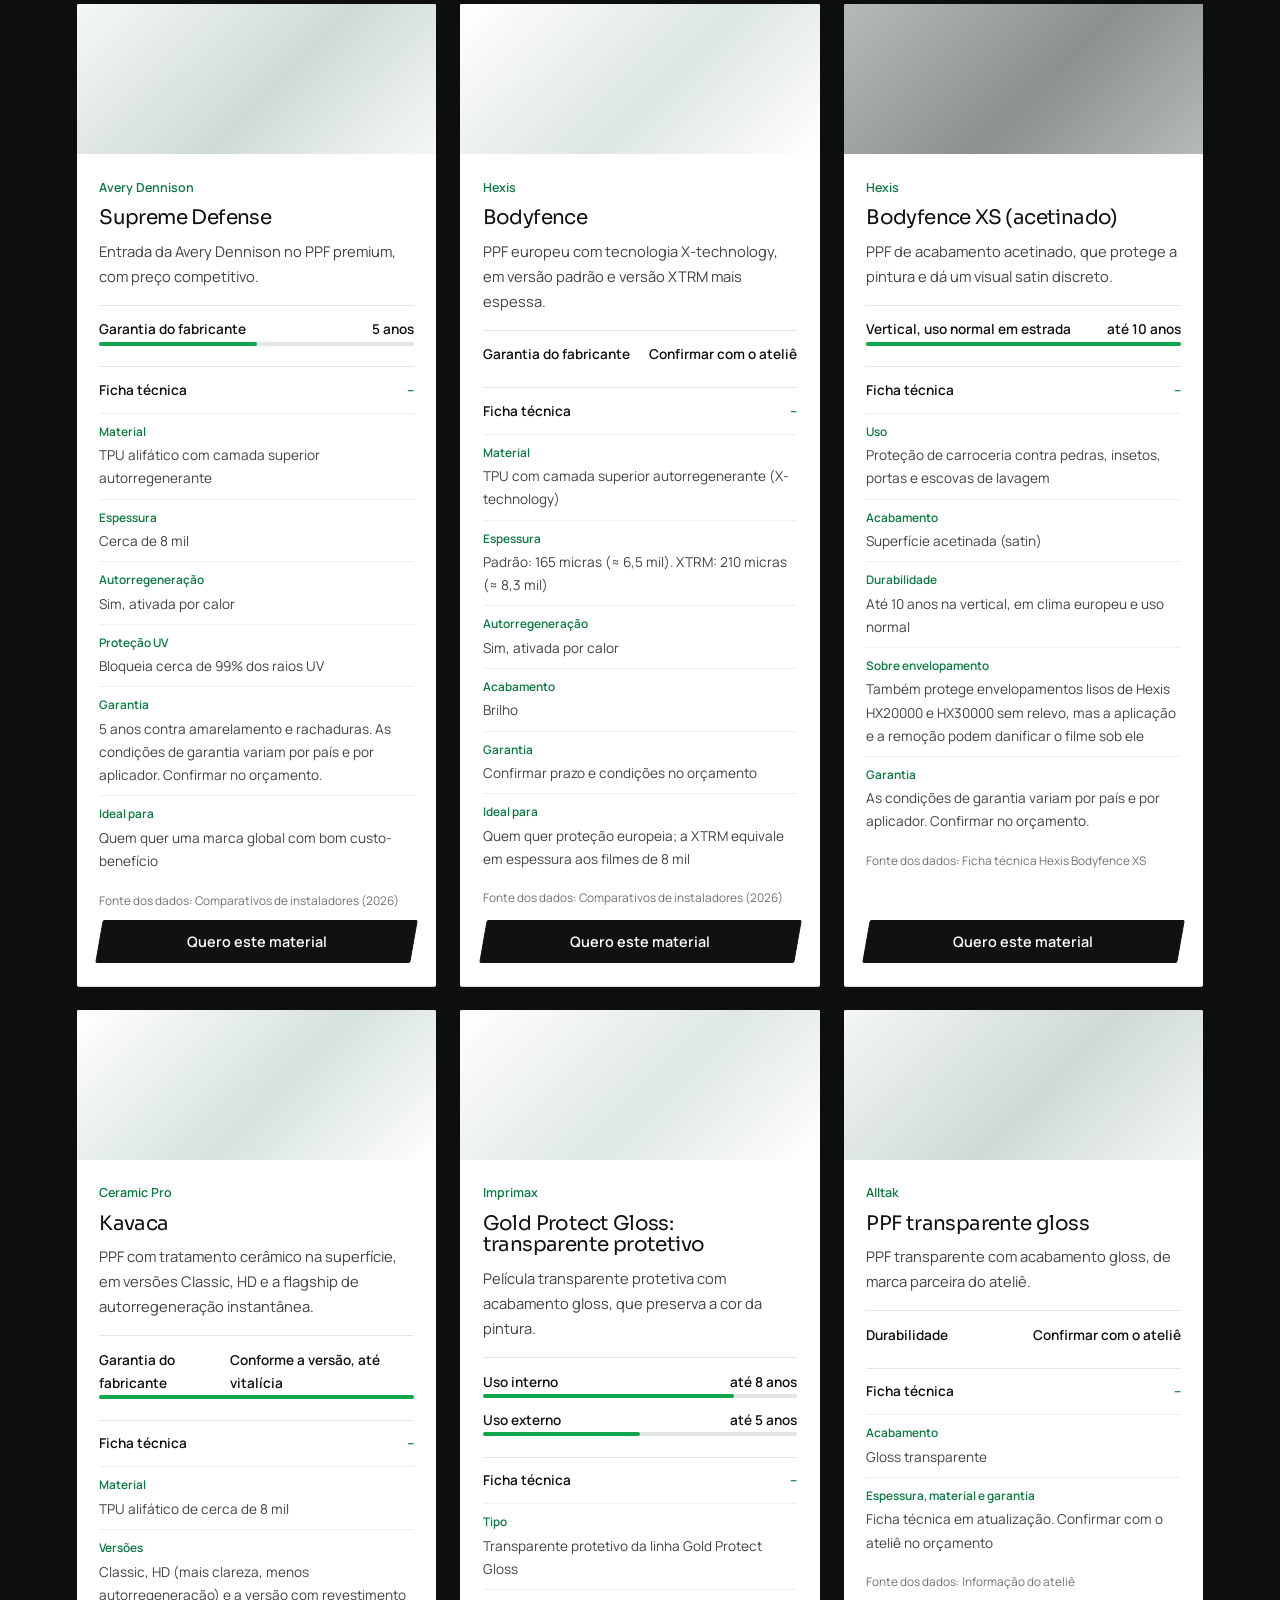
<file: pages/materiais.html>
<!DOCTYPE html>
<html lang="pt-BR">
<head>
  <meta charset="UTF-8">
  <meta name="viewport" content="width=device-width, initial-scale=1">
  <title>Materiais | Ateliê do Plotter</title>
  <meta name="description" content="Catálogo de materiais para envelopamento e PPF: SpeedWrapping, Oracal, 3M, Avery Dennison, KPMF, Hexis, Imprimax, XPEL, SunTek, STEK e outras marcas, com cores, texturas, ficha técnica e durabilidade.">

  <!-- Ícones e cor do navegador (logo da marca) -->
  <link rel="icon" href="../favicon.ico" sizes="48x48">
  <link rel="icon" href="../assets/img/logo/favicon.svg" type="image/svg+xml">
  <link rel="apple-touch-icon" href="../assets/img/logo/apple-touch-icon.png">
  <meta name="theme-color" content="#0d0f0e">

  <link rel="preconnect" href="https://fonts.googleapis.com">
  <link href="https://fonts.googleapis.com/css2?family=Sora:wght@300;400;600&family=Manrope:wght@400;500;600&display=swap" rel="stylesheet">
  <link rel="stylesheet" href="../assets/css/style.css">
</head>

<body>

  <!-- ====================== MENU DE NAVEGAÇÃO ====================== -->
  <header class="topo">
    <a href="../index.html" class="logo" aria-label="Ateliê do Plotter, voltar ao início">
      <img src="../assets/img/logo/logo-branca.svg" alt="Ateliê do Plotter" width="1430" height="280">
    </a>

    <button class="menu-btn" id="menuBtn" aria-expanded="false" aria-controls="menu" aria-label="Abrir menu">
      <span></span><span></span><span></span>
    </button>

    <nav id="menu" class="menu">
      <a href="../index.html">Início</a>
      <a href="#envelopamento">Envelopamento</a>
      <a href="#ppf">PPF</a>
      <a href="../index.html#agendar">Agendar</a>
      <a href="../index.html#contato">Contato</a>
    </nav>
  </header>


  <main>

    <!-- ====================== CABEÇALHO DA PÁGINA ====================== -->
    <section class="hero hero-pagina">
      <div class="hero-conteudo">
        <p class="hero-sub">Catálogo de materiais</p>
        <h1>Conheça os materiais antes de escolher.</h1>
        <div class="acoes">
          <a class="btn" href="#envelopamento">Tipos de envelopamento</a>
          <a class="btn btn-ghost" href="#ppf">PPF</a>
        </div>
      </div>
    </section>


    <!-- ====================== ENVELOPAMENTO ====================== -->
    <section id="envelopamento" class="bloco claro">
      <div class="cab">
        <h2>Tipos de envelopamento</h2>
        <p>Linhas SpeedWrapping, Oracal, 3M, Avery Dennison, KPMF, Hexis e Imprimax, organizadas por acabamento, com mais de <strong><span id="totalCores">0</span> cores</strong> e texturas. Clique nas bolinhas para ver cada cor na amostra. A ficha técnica de cada material está no próprio cartão.</p>
      </div>

      <!-- Abas e cartões gerados por assets/js/materiais.js a partir de assets/js/data/dados-materiais.js -->
      <div class="filtros" id="filtroTipo"></div>
      <div class="materiais" id="gradeEnvelopamento"></div>

      <p class="aviso">
        As amostras são ilustrativas: a cor na tela não substitui a cartela física e as cores reais variam entre lotes.
        A durabilidade é a expectativa informada pelo fabricante e depende da aplicação,
        do clima e dos cuidados. Garantias de 3M e Avery Dennison seguem regras por país, então as condições no Brasil
        são confirmadas no orçamento. Quando o fabricante não traz o número, o cartão pede confirmação.
        3M, Avery Dennison, KPMF e Hexis são marcas de mercado disponíveis para o projeto, sem relação de parceria com o ateliê.
      </p>
    </section>


    <!-- ====================== PPF (separado do envelopamento) ====================== -->
    <section id="ppf" class="bloco escuro">
      <div class="cab">
        <h2>PPF e proteção de pintura</h2>
        <p>Diferente do envelopamento, a película protetiva não muda a cor: ela protege a pintura original contra riscos, pedras e desgaste. Aqui estão as marcas mais respeitadas do mercado, com a ficha completa de cada uma.</p>
      </div>

      <h3 class="sub">Comparativo rápido</h3>
      <div class="tabela-rolagem" id="tabelaPPF"></div>

      <h3 class="sub">Ficha de cada película</h3>
      <div class="materiais" id="gradePPF"></div>

      <p class="aviso">
        Os valores de espessura e de garantia vêm de fichas técnicas e comparativos de instaladores, e podem mudar por versão,
        país e aplicador. Espessura, tipo de material e garantia do PPF são confirmados com o ateliê no orçamento.
        As marcas internacionais de PPF são referências de mercado e não indicam parceria com o ateliê.
      </p>
    </section>


    <!-- ====================== CHAMADA FINAL ====================== -->
    <section class="bloco verde">
      <div class="cab">
        <h2>Escolheu um material?</h2>
        <p>Fale com o ateliê para ver amostras e receber um orçamento.</p>
      </div>
      <a class="btn btn-ghost" data-wa="Olá! Vi o catálogo de materiais no site e gostaria de um orçamento.">Falar no WhatsApp</a>
    </section>

  </main>


  <footer class="rodape">
    <img class="logo-rodape" src="../assets/img/logo/logo-branca.svg" alt="Ateliê do Plotter" width="1430" height="280" loading="lazy">
    <span>© <span id="ano"></span> Ateliê do Plotter. Betim - MG.</span>
    <a href="../index.html">Voltar ao início</a>
  </footer>

  <!-- Botão flutuante do Instagram (fica acima do WhatsApp) -->
  <a class="ig-flutuante" href="https://www.instagram.com/ateliedoplotter/" target="_blank" rel="noopener" aria-label="Abrir o Instagram do Ateliê do Plotter">
    <svg viewBox="0 0 24 24" width="26" height="26" fill="none" stroke="currentColor" stroke-width="2" stroke-linecap="round" stroke-linejoin="round" aria-hidden="true"><rect x="3" y="3" width="18" height="18" rx="5"/><circle cx="12" cy="12" r="4"/><circle cx="17.5" cy="6.5" r=".6" fill="currentColor"/></svg>
  </a>

  <a class="wa-flutuante" data-origem="botao-flutuante" data-wa="Olá! Vim pelo site e gostaria de um orçamento." aria-label="Falar no WhatsApp">
    <svg viewBox="0 0 24 24" width="26" height="26" fill="currentColor" aria-hidden="true">
      <path d="M12 2a10 10 0 0 0-8.6 15L2 22l5.1-1.3A10 10 0 1 0 12 2zm5.2 14c-.2.6-1.3 1.2-1.8 1.2-.5.1-1 .2-3.3-.7-2.8-1.200-4.600-4-4.800-4.200-.1-.2-1.100-1.500-1.100-2.800s.7-2 1-2.300c.2-.3.500-.3.700-.3h.5c.2 0 .4 0 .6.500l.8 2c.1.2.1.300 0 .5l-.4.500c-.2.200-.3.300-.1.600.2.300.8 1.300 1.700 2.100 1.200 1 2.100 1.300 2.400 1.500.3.100.5.100.6-.1l.9-1.100c.2-.3.4-.2.7-.1l1.900.9c.3.100.5.200.5.300.1.300.1.800-.1 1.400z"/>
    </svg>
  </a>

  <!-- Scripts (a ordem importa: main -> dados -> materiais) -->
  <script src="../assets/js/main.js"></script>
  <script src="../assets/js/data/dados-materiais.js"></script>
  <script src="../assets/js/materiais.js"></script>
</body>
</html>
</file>
<file: assets/css/style.css>
/* ==========================================================================
   ATELIÊ DO PLOTTER | Folha de estilos única (index.html e materiais.html)
   Sumário:
   1. Variáveis      2. Base         3. Navegação     4. Botões
   5. Hero           6. Blocos       7. Serviços      8. Filtros
   9. Materiais     10. Projetos    11. FAQ          12. Formulário
  13. Contato       14. Rodapé      15. Responsivo
   ========================================================================== */


/* ==========================================================================
   1. VARIÁVEIS (paleta da logo: verde #0FA54A, preto e branco)
   ========================================================================== */
:root {
  /* Cores */
  --preto:     #000;
  --carvao:    #0d0f0e;
  --linha:     #232826;
  --verde:     #0FA54A;   /* verde exato da logo */
  --verde-txt: #0B7A40;   /* versão mais escura para texto verde sobre fundo branco (contraste) */
  --verde-esc: #06391f;
  --verde-cl:  #35d46f;   /* verde claro para texto e detalhes sobre fundo escuro */
  --branco:    #fff;
  --off:       #f5f6f5;
  --texto:     #111;
  --suave:     #6b726e;

  /* Tipografia */
  --f-titulo: "Sora", system-ui, sans-serif;
  --f-texto:  "Manrope", system-ui, sans-serif;

  /* Espaçamento lateral responsivo */
  --pad: clamp(1.25rem, 6vw, 6rem);
}


/* ==========================================================================
   2. BASE
   ========================================================================== */
* {
  box-sizing: border-box;
  margin: 0;
}

html {
  scroll-behavior: smooth;
  scroll-padding-top: 80px; /* compensa o menu fixo */
}

body {
  font: 400 1rem/1.7 var(--f-texto);
  color: var(--texto);
  background: var(--branco);
  -webkit-font-smoothing: antialiased;
}

h1, h2, h3 {
  font-family: var(--f-titulo);
  font-weight: 400;
  letter-spacing: -0.03em;
  line-height: 1.08;
}

h2 { font-size: clamp(2rem, 4.2vw, 3.4rem); }

p { max-width: 58ch; }

a { color: inherit; }

:focus-visible {
  outline: 2px solid var(--verde-cl);
  outline-offset: 3px;
}


/* ==========================================================================
   3. NAVEGAÇÃO
   ========================================================================== */
.topo {
  position: fixed;
  inset: 0 0 auto;
  z-index: 20;
  display: flex;
  justify-content: space-between;
  align-items: center;
  padding: 1rem var(--pad);
  background: rgba(0, 0, 0, 0.55);
  backdrop-filter: blur(14px);
  color: var(--branco);
  border-bottom: 1px solid rgba(255, 255, 255, 0.08);
}

.logo {
  display: flex;
  align-items: center;
  text-decoration: none;
}

.logo img {
  display: block;
  width: auto;
  height: 38px;
}

.menu a {
  margin-left: 2rem;
  text-decoration: none;
  font-size: 0.88rem;
  font-weight: 500;
  color: #cfd4d1;
  transition: color 0.2s;
}

.menu a:hover { color: var(--branco); }

/* Botão sanduíche (visível só no celular) */
.menu-btn {
  display: none;
  background: none;
  border: 0;
  padding: 0.5rem;
  cursor: pointer;
}

.menu-btn span {
  display: block;
  width: 24px;
  height: 2px;
  margin: 6px 0;
  background: var(--branco);
}


/* ==========================================================================
   4. BOTÕES
   ========================================================================== */
/* A forma inclinada repete o paralelogramo verde da logo.
   O fundo e a borda ficam no ::before (inclinado); o texto continua reto. */
.btn {
  --btn-bg:    var(--verde);
  --btn-borda: var(--verde);
  --btn-cor:   var(--preto);

  position: relative;
  isolation: isolate;
  display: inline-block;
  padding: 1rem 2rem;
  color: var(--btn-cor);
  font: 600 0.9rem var(--f-texto);
  text-decoration: none;
  cursor: pointer;
  background: none;
  border: 0;
  transition: color 0.25s;
}

.btn::before {
  content: "";
  position: absolute;
  inset: 0;
  z-index: -1;
  background: var(--btn-bg);
  border: 1px solid var(--btn-borda);
  border-radius: 2px;
  transform: skewX(-10deg);
  transition: background 0.25s, border-color 0.25s;
}

.btn:hover {
  --btn-bg:    var(--verde-cl);
  --btn-borda: var(--verde-cl);
  --btn-cor:   var(--preto);
}

.btn-ghost {
  --btn-bg:    transparent;
  --btn-borda: rgba(255, 255, 255, 0.4);
  --btn-cor:   var(--branco);
}

/* Botão com ícone do Instagram */
.btn-ig {
  display: inline-flex;
  align-items: center;
  gap: 0.55rem;
}

/* Link com sublinhado verde */
.link {
  display: inline-block;
  margin-top: auto;
  padding-bottom: 0.2rem;
  font-weight: 600;
  font-size: 0.9rem;
  text-decoration: none;
  border-bottom: 1px solid var(--verde-cl);
  cursor: pointer;
}

.link:hover { color: var(--verde-cl); }


/* ==========================================================================
   5. HERO (início) e CABEÇALHO DE PÁGINA (materiais)
   ========================================================================== */
.hero {
  position: relative;
  min-height: 100vh;
  display: flex;
  flex-direction: column;
  justify-content: flex-end;
  padding: 8rem var(--pad) 2.5rem;
  background:
    radial-gradient(70% 60% at 80% 20%, rgba(15, 165, 74, 0.42), transparent 70%),
    var(--preto);
  color: var(--branco);
  overflow: hidden;
}

.hero-img {
  position: absolute;
  inset: 0;
  width: 100%;
  height: 100%;
  object-fit: cover;
  opacity: 0.6;
}

/* Degradê inferior para dar leitura ao texto */
.hero::after {
  content: "";
  position: absolute;
  inset: 0;
  background: linear-gradient(to top, #000 5%, transparent 60%);
}

.hero > * {
  position: relative;
  z-index: 1;
}

/* A foto de capa fica ao fundo, ocupando toda a área (precisa vir depois de ".hero > *") */
.hero > .hero-img {
  position: absolute;
  z-index: 0;
}

.hero-sub {
  margin-bottom: 1.2rem;
  font-size: 0.9rem;
  font-weight: 600;
  color: var(--verde-cl);
}

.hero h1 {
  max-width: 17ch;
  font-size: clamp(2.6rem, 7.5vw, 6.4rem);
  font-weight: 300;
}

.hero h1 b {
  font-weight: 600;
  color: var(--verde-cl);
}

.hero-texto {
  max-width: 52ch;
  margin-top: 1.6rem;
  font-size: clamp(1rem, 1.6vw, 1.15rem);
  line-height: 1.6;
  color: #cfd4d1;
}

.acoes {
  display: flex;
  flex-wrap: wrap;
  gap: 1rem;
  margin: 2.2rem 0 4rem;
}

.hero-dados {
  display: grid;
  grid-template-columns: repeat(3, 1fr);
  gap: 2rem;
  padding-top: 1.5rem;
  border-top: 1px solid rgba(255, 255, 255, 0.18);
}

.hero-dados dt { font-size: 0.78rem; color: #8d9591; }
.hero-dados dd { margin: 0.2rem 0 0; font-size: 0.95rem; }

/* Versão menor do hero, usada na página de materiais */
.hero-pagina { min-height: 62vh; }
.hero-pagina h1 { max-width: 18ch; font-size: clamp(2.2rem, 6vw, 4.8rem); }
.hero-pagina .acoes { margin-bottom: 1rem; }


/* ==========================================================================
   6. BLOCOS (seções)
   ========================================================================== */
.bloco { padding: clamp(4.5rem, 10vw, 8rem) var(--pad); }

.claro  { background: var(--branco); }
.escuro { background: var(--carvao); color: var(--branco); }
.verde  { background: linear-gradient(135deg, var(--verde-esc), #0a5a30); color: var(--branco); }

/* Duas seções claras seguidas alternam o fundo */
.bloco.claro + .bloco.claro { background: var(--off); }

/* Cabeçalho de seção: título à esquerda, texto à direita */
.cab {
  display: grid;
  grid-template-columns: 1fr 1fr;
  gap: 2rem;
  align-items: end;
  margin-bottom: 3.5rem;
}

.cab p { justify-self: end; color: var(--suave); }
.escuro .cab p,
.verde .cab p { color: #a9b2ad; }

/* Apresentação da empresa */
.sobre {
  display: grid;
  grid-template-columns: 1.1fr 1fr;
  gap: clamp(2rem, 6vw, 6rem);
  align-items: center;
}

.sobre h2  { margin-bottom: 1.5rem; }
.sobre p   { color: #3d4440; }
.sobre p + p { margin-top: 1rem; }

/* Espaço reservado para fotos do proprietário */
.foto-slot {
  position: relative;
  display: grid;
  place-items: end start;
  aspect-ratio: 4 / 5;
  padding: 1.2rem;
  background: linear-gradient(160deg, #1a1d1c, #050606);
  border-radius: 2px;
  overflow: hidden;
}

.foto-slot::after {
  content: attr(data-slot);
  font-size: 0.8rem;
  color: #7d8682;
}

.foto-slot img {
  position: absolute;
  inset: 0;
  width: 100%;
  height: 100%;
  object-fit: cover;
}

.foto-slot:has(img)::after { display: none; }


/* ==========================================================================
   7. SERVIÇOS
   ========================================================================== */
.servicos {
  display: grid;
  grid-template-columns: repeat(4, 1fr);
  border-top: 1px solid var(--linha);
}

.servico {
  display: flex;
  flex-direction: column;
  gap: 1rem;
  padding: 2.2rem 1.5rem 2.2rem 0;
  border-right: 1px solid var(--linha);
}

.servico + .servico { padding-left: 1.5rem; }
.servico:last-child  { border-right: 0; }

/* Telas médias: 4 serviços em duas colunas (2 x 2) */
@media (min-width: 901px) and (max-width: 1100px) {
  .servicos { grid-template-columns: repeat(2, 1fr); }
  .servico:nth-child(odd)  { padding-left: 0; }
  .servico:nth-child(even) { border-right: 0; }
  .servico:nth-child(n+3)  { border-top: 1px solid var(--linha); }
}

.servico h3 { font-size: 1.6rem; }
.servico p  { color: #a9b2ad; }

.servico ul {
  padding: 0;
  list-style: none;
  font-size: 0.92rem;
  color: #d5dad7;
}

.servico li {
  padding: 0.5rem 0;
  border-top: 1px solid var(--linha);
}


/* ==========================================================================
   8. FILTROS (abas de texto)
   ========================================================================== */
.filtros {
  display: flex;
  flex-wrap: wrap;
  gap: 1.8rem;
  margin-bottom: 2rem;
  border-bottom: 1px solid #d9ddda;
}

.filtros button {
  margin-bottom: -1px;
  padding: 0.8rem 0;
  background: none;
  border: 0;
  border-bottom: 2px solid transparent;
  font: 500 0.92rem var(--f-texto);
  color: var(--suave);
  cursor: pointer;
}

.filtros button.ativa {
  color: var(--texto);
  border-color: var(--verde);
}

/* Versão para fundo escuro */
.escuro .filtros { border-color: var(--linha); }
.escuro .filtros button { color: #8d9591; }
.escuro .filtros button.ativa { color: var(--branco); }


/* ==========================================================================
   9. MATERIAIS (cartões de produto, página materiais.html e chamadas da home)
   ========================================================================== */

/* Chamadas da home para a página de materiais */
.chamadas {
  display: grid;
  grid-template-columns: 1fr 1fr;
  gap: 1.5rem;
}

.chamada {
  display: flex;
  flex-direction: column;
  justify-content: flex-end;
  min-height: 340px;
  padding: 2rem;
  background:
    linear-gradient(to top, rgba(0, 0, 0, 0.85), rgba(0, 0, 0, 0.1)),
    var(--bg);
  color: var(--branco);
  text-decoration: none;
  border-radius: 2px;
  transition: transform 0.3s;
}

.chamada:hover { transform: translateY(-4px); }
.chamada h3    { font-size: 1.8rem; margin-bottom: 0.5rem; }
.chamada p     { color: #cfd4d1; font-size: 0.95rem; }

/* Grade de cartões */
.materiais {
  display: grid;
  grid-template-columns: repeat(auto-fill, minmax(290px, 1fr));
  gap: 1.5rem;
}

.material {
  display: flex;
  flex-direction: column;
  background: var(--branco);
  border-radius: 2px;
  overflow: hidden;
  box-shadow: 0 1px 0 #dfe3e0;
  transition: transform 0.3s, box-shadow 0.3s;
}

.material:hover {
  transform: translateY(-4px);
  box-shadow: 0 18px 40px rgba(0, 0, 0, 0.12);
}

.material[hidden] { display: none; }

.amostra {
  position: relative;
  height: 150px;
  background: var(--bg);
  transition: background 0.25s;
}

/* Nome da cor escolhida, sobre a amostra */
.amostra-nome {
  position: absolute;
  left: 0.7rem;
  bottom: 0.7rem;
  padding: 0.25rem 0.6rem;
  font-size: 0.75rem;
  font-weight: 600;
  color: var(--branco);
  background: rgba(0, 0, 0, 0.62);
  border-radius: 2px;
}

.corpo {
  display: flex;
  flex-direction: column;
  gap: 0.6rem;
  padding: 1.4rem;
  flex: 1;
}

.marca { font-size: 0.78rem; font-weight: 600; color: var(--verde-txt); }
.material h3 { font-size: 1.25rem; color: var(--texto); }
.material dt,
.material summary { color: var(--texto); }
.tag { font-size: 0.8rem; color: var(--suave); }
.material p { font-size: 0.92rem; color: #3d4440; }

/* Paleta de cores clicável */
.paleta { margin-top: 0.2rem; }
.paleta-titulo { margin-bottom: 0.45rem; font-size: 0.78rem; font-weight: 600; color: var(--suave); }

.cores { display: flex; flex-wrap: wrap; gap: 0.45rem; }

.cor {
  width: 26px;
  height: 26px;
  padding: 0;
  background: var(--c);
  border: 2px solid var(--branco);
  border-radius: 50%;
  box-shadow: 0 0 0 1px #c9cfcb;
  cursor: pointer;
  transition: transform 0.15s;
}

.cor:hover { transform: scale(1.15); }
.cor:focus-visible { outline: 2px solid var(--verde); outline-offset: 2px; }
.cor.ativa { box-shadow: 0 0 0 2px var(--verde); }

.nota-ref { margin-top: 0.45rem; font-size: 0.74rem; color: var(--suave); }

/* Ficha técnica expansível dentro do cartão */
.tecnica {
  padding-top: 0.7rem;
  border-top: 1px solid #e3e6e4;
  font-size: 0.85rem;
}

.tecnica summary {
  display: flex;
  justify-content: space-between;
  font-weight: 600;
  list-style: none;
  cursor: pointer;
}

.tecnica summary::after { content: "+"; color: var(--verde-txt); }
.tecnica[open] summary::after { content: "–"; }

.spec { margin: 0.7rem 0 0; }
.spec div { padding: 0.5rem 0; border-top: 1px solid #eef0ee; }
.spec dt { font-size: 0.74rem; font-weight: 600; color: var(--verde-txt); }
.spec dd { margin: 0.15rem 0 0; color: #3d4440; }

.fonte-txt { font-size: 0.74rem !important; color: var(--suave) !important; }

/* Subtítulos e tabela comparativa de PPF */
.sub { margin: 2.2rem 0 1rem; font-size: 1.1rem; }
.escuro .sub { color: var(--branco); }

.tabela-rolagem { overflow-x: auto; margin-bottom: 1rem; }

.tabela-rolagem table {
  width: 100%;
  min-width: 640px;
  border-collapse: collapse;
  font-size: 0.88rem;
}

.tabela-rolagem th,
.tabela-rolagem td {
  padding: 0.8rem 1rem;
  text-align: left;
  border-bottom: 1px solid var(--linha);
}

.tabela-rolagem thead th { font-size: 0.78rem; color: #8d9591; font-weight: 600; }
.tabela-rolagem tbody th { font-weight: 600; color: var(--branco); }
.tabela-rolagem td { color: #cfd4d1; }

/* Ficha técnica: duração e qualidade */
.ficha {
  margin-top: 0.4rem;
  padding-top: 0.8rem;
  border-top: 1px solid #e3e6e4;
  font-size: 0.85rem;
}

.ficha-item { margin-bottom: 0.7rem; }

.ficha-item dt {
  display: flex;
  justify-content: space-between;
  font-weight: 600;
}

.ficha-item dd { margin: 0; }

/* Barra visual de durabilidade (10 anos = 100%) */
.barra {
  height: 4px;
  margin-top: 0.3rem;
  background: #e3e6e4;
  border-radius: 2px;
}

.barra i {
  display: block;
  height: 100%;
  background: var(--verde);
  border-radius: 2px;
}

.qualidade {
  padding-left: 1rem;
  font-size: 0.85rem;
  color: #3d4440;
}

.material .btn {
  --btn-bg:    var(--texto);
  --btn-borda: var(--texto);
  --btn-cor:   var(--branco);
  margin-top: auto;
  padding: 0.75rem 1rem;
  text-align: center;
}

.material .btn:hover {
  --btn-bg:    var(--verde);
  --btn-borda: var(--verde);
  --btn-cor:   var(--preto);
}

.fonte-link { font-size: 0.8rem; color: var(--suave); }

.aviso {
  max-width: 80ch;
  margin-top: 2rem;
  font-size: 0.82rem;
  color: var(--suave);
}


/* ==========================================================================
   10. PROJETOS (galeria)
   ========================================================================== */
.grade {
  display: grid;
  grid-template-columns: repeat(3, 1fr);
  gap: 1rem;
}

.item[hidden] { display: none; }
/* Todos os cartões na mesma proporção, para a grade ficar alinhada com fotos de formatos diferentes */
.item .foto-slot { aspect-ratio: 4 / 3; }

.item figcaption {
  padding: 0.8rem 0;
  font-weight: 600;
  font-size: 0.95rem;
}

.item small {
  display: block;
  font-weight: 400;
  color: var(--suave);
}

/* Capa clicável do projeto (abre a visualização ampliada) */
.foto-abrir {
  position: absolute;
  inset: 0;
  padding: 0;
  border: 0;
  background: none;
  cursor: zoom-in;
}

.foto-abrir img { transition: transform 0.5s ease; }
.foto-abrir:hover img { transform: scale(1.04); }
.foto-abrir:focus-visible { outline: 2px solid var(--verde-cl); outline-offset: -4px; }

/* Selo "3 fotos" nos projetos com mais de uma imagem */
.foto-contagem {
  position: absolute;
  top: 0.7rem;
  right: 0.7rem;
  z-index: 1;
  padding: 0.25rem 0.6rem;
  font-size: 0.72rem;
  font-weight: 600;
  letter-spacing: 0.02em;
  color: var(--branco);
  background: rgba(0, 0, 0, 0.62);
  border-radius: 2px;
  pointer-events: none;
}

/* Foto do profissional na seção Sobre */
.foto-sobre img { object-position: center 35%; }

/* Visualização ampliada (lightbox) */
.lightbox {
  width: 100vw;
  max-width: 100vw;
  height: 100vh;
  height: 100dvh;
  max-height: none;
  margin: 0;
  padding: 0;
  border: 0;
  color: var(--branco);
  background: rgba(0, 0, 0, 0.92);
}

.lightbox[open] {
  display: grid;
  grid-template-columns: auto 1fr auto;
  align-items: center;
  gap: 0.5rem;
  padding: 1rem;
}

.lightbox::backdrop { background: rgba(0, 0, 0, 0.92); }

.lightbox figure {
  display: grid;
  justify-items: center;
  gap: 0.8rem;
  min-width: 0;
  margin: 0;
}

.lightbox img {
  max-width: 100%;
  max-height: calc(100dvh - 7rem);
  object-fit: contain;
}

.lightbox figcaption {
  display: flex;
  gap: 1rem;
  font-size: 0.9rem;
  color: #c9d0cc;
}

.lightbox figcaption span:empty { display: none; }
#lbContador { color: var(--verde-cl); font-weight: 600; }

.lb-fechar,
.lb-nav {
  display: grid;
  place-items: center;
  width: 2.8rem;
  height: 2.8rem;
  padding: 0;
  color: var(--branco);
  background: rgba(255, 255, 255, 0.1);
  border: 0;
  border-radius: 50%;
  cursor: pointer;
  transition: background 0.2s;
}

.lb-fechar:hover,
.lb-nav:hover { background: rgba(255, 255, 255, 0.22); }
.lb-fechar:focus-visible,
.lb-nav:focus-visible { outline: 2px solid var(--verde-cl); outline-offset: 2px; }

.lb-fechar { position: absolute; top: 1rem; right: 1rem; z-index: 2; }

/* Só uma foto: sem setas */
.lightbox.unica .lb-nav { visibility: hidden; }

/* Não rola a página por trás da janela aberta */
body:has(dialog[open]) { overflow: hidden; }


/* ==========================================================================
   11. PERGUNTAS FREQUENTES
   ========================================================================== */
.faq { max-width: 860px; }

.faq details {
  padding: 1.4rem 0;
  border-top: 1px solid var(--linha);
}

.faq details:last-child { border-bottom: 1px solid var(--linha); }

.faq summary {
  display: flex;
  justify-content: space-between;
  gap: 1rem;
  font: 400 1.25rem var(--f-titulo);
  letter-spacing: -0.02em;
  list-style: none;
  cursor: pointer;
}

.faq summary::after { content: "+"; color: var(--verde-cl); }
.faq details[open] summary::after { content: "–"; }

.faq p { margin-top: 1rem; color: #a9b2ad; }


/* ==========================================================================
   12. FORMULÁRIO DE AGENDAMENTO
   ========================================================================== */
.form {
  display: grid;
  grid-template-columns: 1fr 1fr;
  gap: 1.2rem;
  max-width: 760px;
}

.form label {
  display: grid;
  gap: 0.4rem;
  font-size: 0.85rem;
  font-weight: 600;
  color: #cfe4d8;
}

.form input,
.form select {
  padding: 0.95rem 1rem;
  font: inherit;
  color: var(--branco);
  background: rgba(255, 255, 255, 0.07);
  border: 1px solid rgba(255, 255, 255, 0.25);
  border-radius: 2px;
}

.form select option { color: #000; }

.form input:focus,
.form select:focus {
  outline: 2px solid var(--verde-cl);
  border-color: transparent;
}

.erro {
  grid-column: 1 / -1;
  min-height: 1.2em;
  color: #ffd0d0;
}

.form .btn {
  --btn-bg:    var(--branco);
  --btn-borda: var(--branco);
  --btn-cor:   var(--preto);
  grid-column: 1 / -1;
  justify-self: start;
}

.form .btn:hover {
  --btn-bg:    var(--verde-cl);
  --btn-borda: var(--verde-cl);
}


/* ==========================================================================
   13. CONTATO E MAPA
   ========================================================================== */
.contato {
  display: grid;
  grid-template-columns: 1fr 1.5fr;
  gap: 3rem;
}

.contato address {
  display: grid;
  gap: 1.6rem;
  align-content: start;
  font-style: normal;
}

.contato b {
  display: block;
  margin-bottom: 0.2rem;
  font-size: 0.8rem;
  font-weight: 600;
  color: #8d9591;
}

.contato a {
  text-decoration: none;
  border-bottom: 1px solid var(--verde-cl);
  cursor: pointer;
}

/* Mapa em tom escuro, combinando com a página */
.contato iframe {
  width: 100%;
  min-height: 380px;
  border: 0;
  border-radius: 2px;
  filter: grayscale(1) invert(0.92) contrast(0.9);
}

.status {
  margin-left: 0.5rem;
  padding: 0.15rem 0.6rem;
  font-size: 0.78rem;
  border: 1px solid #444;
  border-radius: 2px;
}

.status.aberto {
  color: var(--verde-cl);
  border-color: var(--verde-cl);
}


/* ==========================================================================
   14. RODAPÉ E BOTÃO FLUTUANTE DE WHATSAPP
   ========================================================================== */
.rodape {
  display: flex;
  flex-wrap: wrap;
  align-items: center;
  justify-content: space-between;
  gap: 1rem 2rem;
  padding: 2rem var(--pad);
  background: var(--preto);
  color: #8d9591;
  font-size: 0.85rem;
  border-top: 1px solid var(--linha);
}

.logo-rodape {
  display: block;
  width: auto;
  height: 38px;
}

.wa-flutuante {
  position: fixed;
  right: 1.2rem;
  bottom: 1.2rem;
  z-index: 30;
  display: grid;
  place-items: center;
  width: 56px;
  height: 56px;
  background: var(--verde);
  color: var(--branco);
  border-radius: 50%;
  box-shadow: 0 8px 24px rgba(0, 0, 0, 0.35);
  cursor: pointer;
  transition: transform 0.2s;
}

.wa-flutuante:hover { transform: scale(1.07); }

/* Botão flutuante do Instagram (acima do WhatsApp) */
.ig-flutuante {
  position: fixed;
  right: 1.2rem;
  bottom: calc(1.2rem + 56px + 0.8rem);
  z-index: 30;
  display: grid;
  place-items: center;
  width: 56px;
  height: 56px;
  background: var(--carvao);
  color: var(--branco);
  border: 1px solid var(--verde-cl);
  border-radius: 50%;
  box-shadow: 0 8px 24px rgba(0, 0, 0, 0.35);
  transition: transform 0.2s, background 0.25s, border-color 0.25s;
}

.ig-flutuante:hover {
  transform: scale(1.07);
  border-color: transparent;
  background: linear-gradient(45deg, #f09433, #dc2743 50%, #bc1888);
}


/* ==========================================================================
   15. RESPONSIVO
   ========================================================================== */
@media (max-width: 900px) {

  /* Menu vira painel deslizante */
  .menu-btn { display: block; }

  .menu {
    position: absolute;
    top: 100%;
    left: 0;
    right: 0;
    display: none;
    flex-direction: column;
    padding: 0.5rem var(--pad) 1.5rem;
    background: rgba(0, 0, 0, 0.96);
  }

  .menu.aberto { display: flex; }

  .menu a {
    margin: 0;
    padding: 1rem 0;
    border-bottom: 1px solid var(--linha);
  }

  /* Layouts de duas ou três colunas passam para uma */
  .cab, .sobre, .contato, .servicos, .form, .chamadas {
    grid-template-columns: 1fr;
  }

  .cab p { justify-self: start; }

  .hero-dados { grid-template-columns: 1fr; gap: 1rem; }

  .servico,
  .servico + .servico {
    padding: 2rem 0;
    border-right: 0;
    border-bottom: 1px solid var(--linha);
  }

  .grade { grid-template-columns: 1fr 1fr; }
}

@media (max-width: 520px) {
  .logo img { height: 28px; }
  .logo-rodape { height: 32px; }
  .grade { grid-template-columns: 1fr; }

  /* Lightbox: setas flutuam sobre a foto para sobrar espaço */
  .lightbox[open] { grid-template-columns: 1fr; padding: 0.5rem; }
  .lb-nav { position: absolute; top: 50%; z-index: 2; width: 2.4rem; height: 2.4rem; background: rgba(0, 0, 0, 0.55); }
  .lb-ant  { left: 0.5rem; }
  .lb-prox { right: 0.5rem; }
}

/* Respeita quem prefere menos animação */
@media (prefers-reduced-motion: reduce) {
  * {
    transition: none !important;
    scroll-behavior: auto !important;
  }
}
</file>
